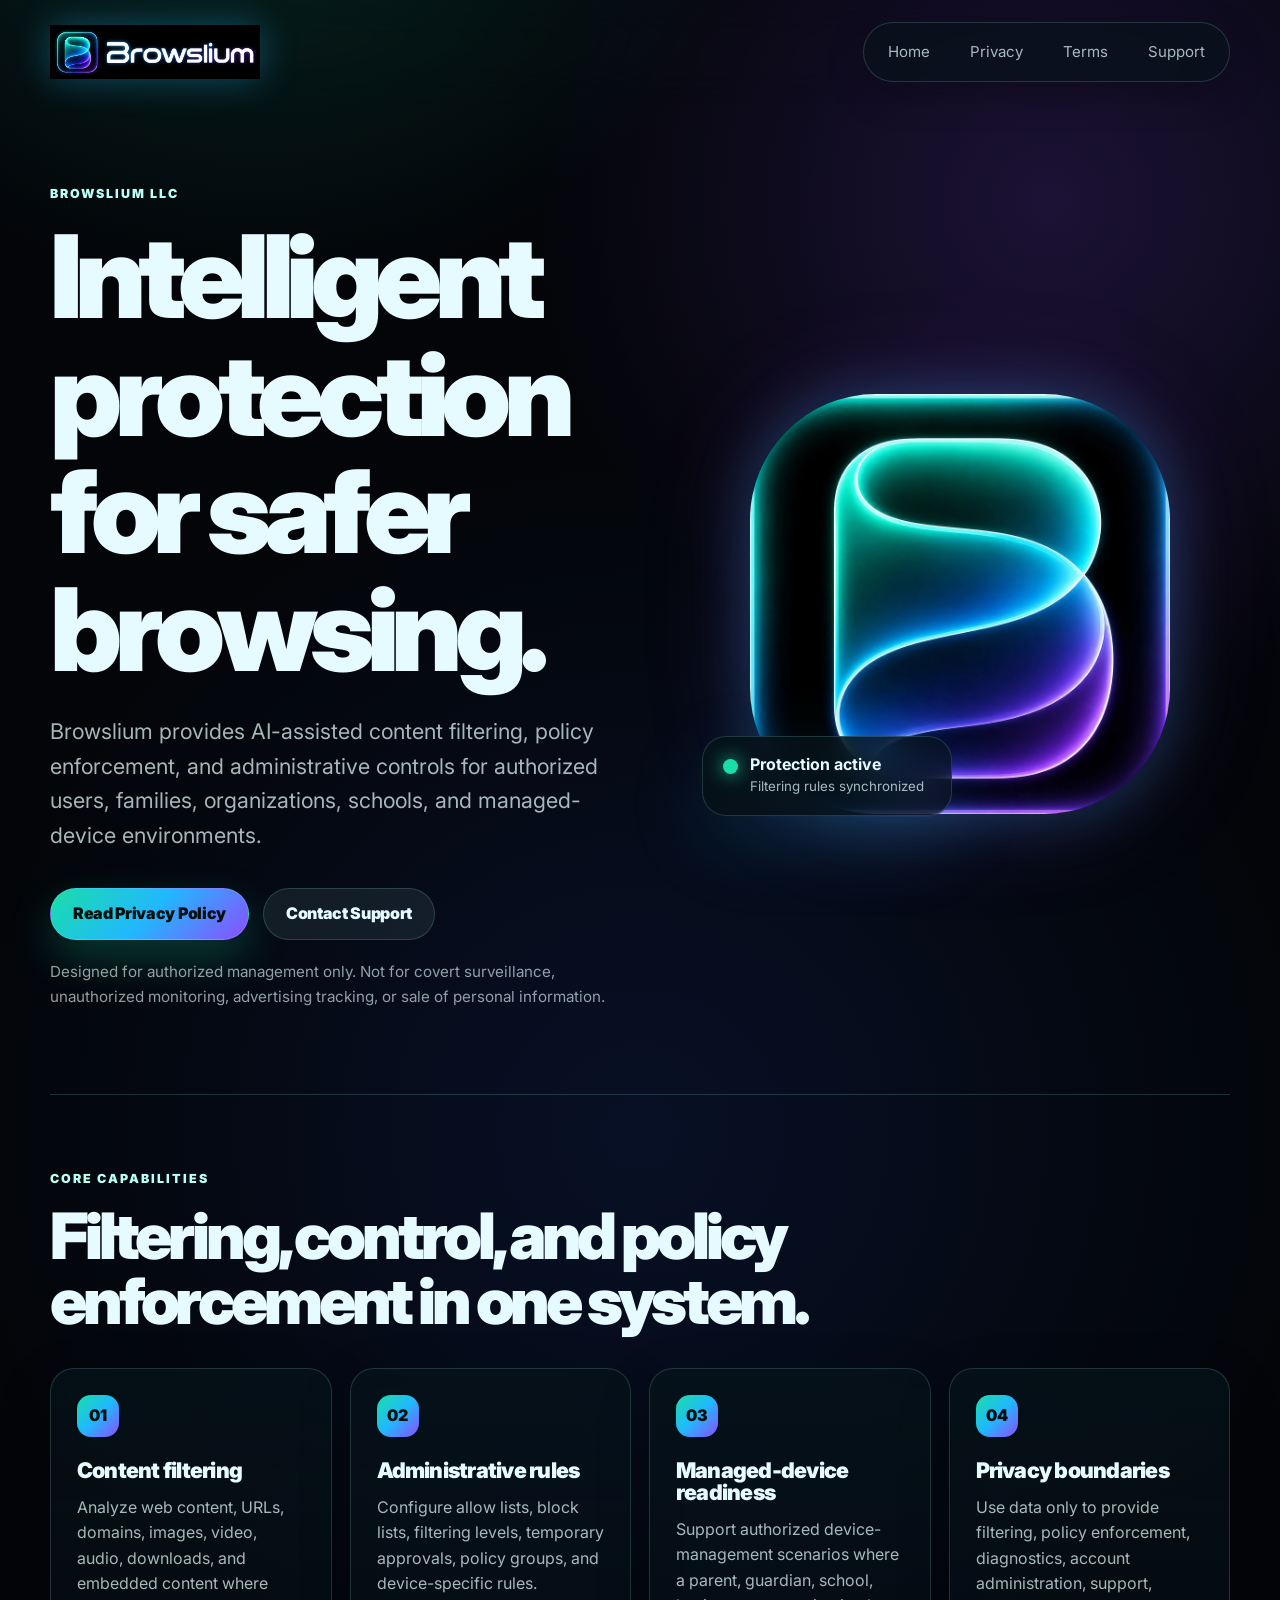
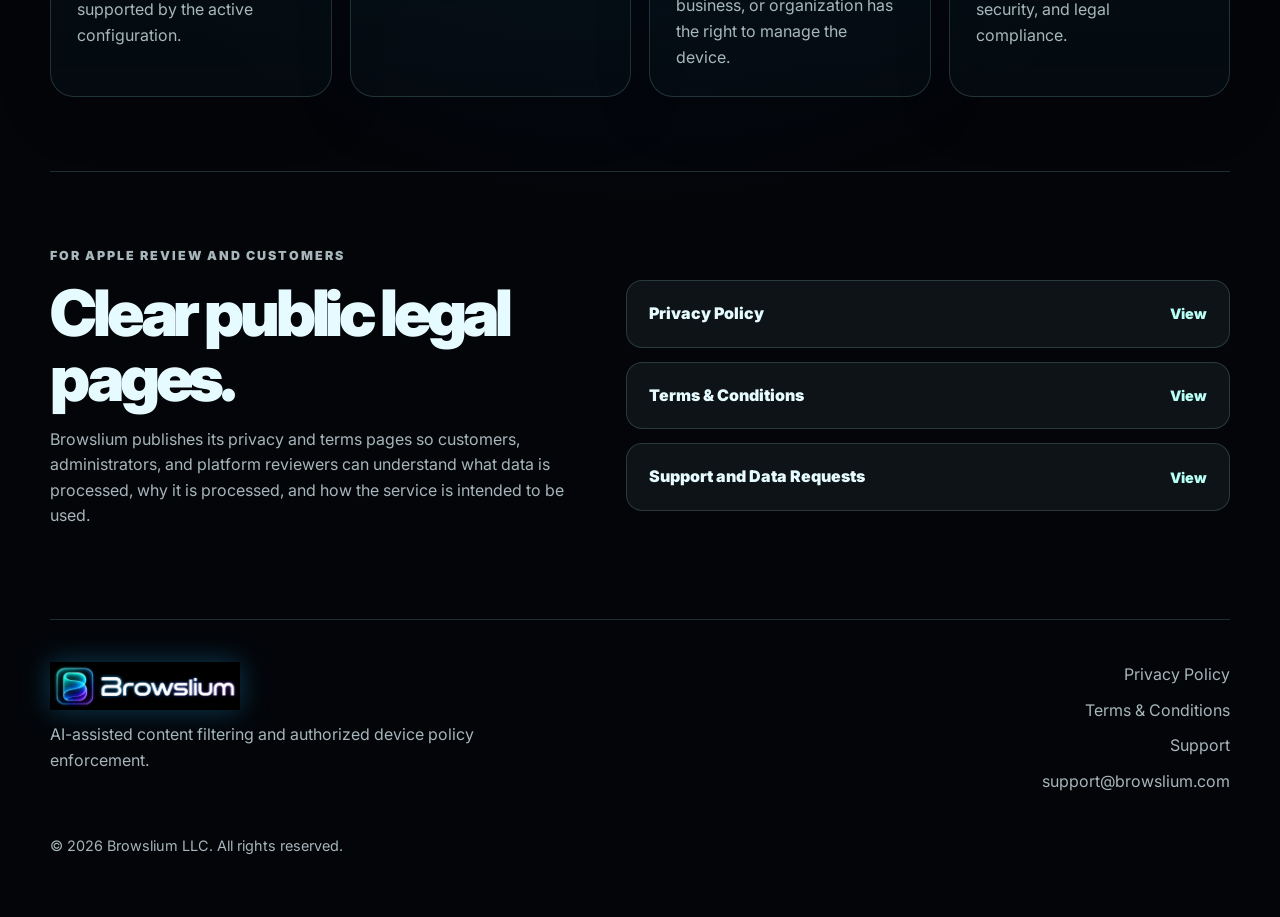
<file: index.html>
<!doctype html>
<html lang="en">
<head>
  <meta charset="utf-8">
  <meta name="viewport" content="width=device-width, initial-scale=1">
  <title>Browslium | Intelligent Content Filtering</title>
  <meta name="description" content="Browslium provides AI-assisted content filtering and authorized device policy enforcement for safer browsing.">
  <link rel="icon" href="favicon-32.png" sizes="32x32">
  <link rel="apple-touch-icon" href="apple-touch-icon.png">
  <link rel="stylesheet" href="styles.css">
</head>
<body class="">
  <div class="page-shell">
    
<header class="site-header">
  <a class="brand" href="index.html" aria-label="Browslium home">
    <img src="browslium-logo-horizontal.webp" alt="Browslium logo" class="brand-logo">
  </a>
  <button class="nav-toggle" aria-label="Open navigation" aria-expanded="false">Menu</button>
  <nav class="site-nav" aria-label="Main navigation">
    <a href="index.html">Home</a>
    <a href="privacy.html">Privacy</a>
    <a href="terms.html">Terms</a>
    <a href="support.html">Support</a>
  </nav>
</header>

    
<main>
  <section class="hero grid-two">
    <div class="hero-copy">
      <p class="eyebrow">Browslium LLC</p>
      <h1>Intelligent protection for safer browsing.</h1>
      <p class="hero-text">Browslium provides AI-assisted content filtering, policy enforcement, and administrative controls for authorized users, families, organizations, schools, and managed-device environments.</p>
      <div class="hero-actions">
        <a class="button primary" href="privacy.html">Read Privacy Policy</a>
        <a class="button secondary" href="support.html">Contact Support</a>
      </div>
      <p class="compliance-note">Designed for authorized management only. Not for covert surveillance, unauthorized monitoring, advertising tracking, or sale of personal information.</p>
    </div>
    <div class="hero-visual" aria-hidden="true">
      <img src="browslium-app-icon.webp" alt="" class="app-icon-glow">
      <div class="glass-card status-card">
        <span class="status-dot"></span>
        <strong>Protection active</strong>
        <small>Filtering rules synchronized</small>
      </div>
    </div>
  </section>

  <section class="section">
    <p class="eyebrow">Core capabilities</p>
    <h2>Filtering, control, and policy enforcement in one system.</h2>
    <div class="feature-grid">
      <article class="feature-card">
        <span class="feature-icon">01</span>
        <h3>Content filtering</h3>
        <p>Analyze web content, URLs, domains, images, video, audio, downloads, and embedded content where supported by the active configuration.</p>
      </article>
      <article class="feature-card">
        <span class="feature-icon">02</span>
        <h3>Administrative rules</h3>
        <p>Configure allow lists, block lists, filtering levels, temporary approvals, policy groups, and device-specific rules.</p>
      </article>
      <article class="feature-card">
        <span class="feature-icon">03</span>
        <h3>Managed-device readiness</h3>
        <p>Support authorized device-management scenarios where a parent, guardian, school, business, or organization has the right to manage the device.</p>
      </article>
      <article class="feature-card">
        <span class="feature-icon">04</span>
        <h3>Privacy boundaries</h3>
        <p>Use data only to provide filtering, policy enforcement, diagnostics, account administration, support, security, and legal compliance.</p>
      </article>
    </div>
  </section>

  <section class="section split-panel">
    <div>
      <p class="eyebrow">For Apple review and customers</p>
      <h2>Clear public legal pages.</h2>
      <p>Browslium publishes its privacy and terms pages so customers, administrators, and platform reviewers can understand what data is processed, why it is processed, and how the service is intended to be used.</p>
    </div>
    <div class="link-stack">
      <a href="privacy.html">Privacy Policy <span>View</span></a>
      <a href="terms.html">Terms &amp; Conditions <span>View</span></a>
      <a href="support.html">Support and Data Requests <span>View</span></a>
    </div>
  </section>
</main>

    
<footer class="site-footer">
  <div>
    <img src="browslium-logo-horizontal.webp" alt="Browslium" class="footer-logo">
    <p>AI-assisted content filtering and authorized device policy enforcement.</p>
  </div>
  <div class="footer-links">
    <a href="privacy.html">Privacy Policy</a>
    <a href="terms.html">Terms &amp; Conditions</a>
    <a href="support.html">Support</a>
    <a href="mailto:support@browslium.com">support@browslium.com</a>
  </div>
  <p class="footer-legal">&copy; <span id="year"></span> Browslium LLC. All rights reserved.</p>
</footer>

  </div>
  <script src="main.js"></script>
</body>
</html>
</file>
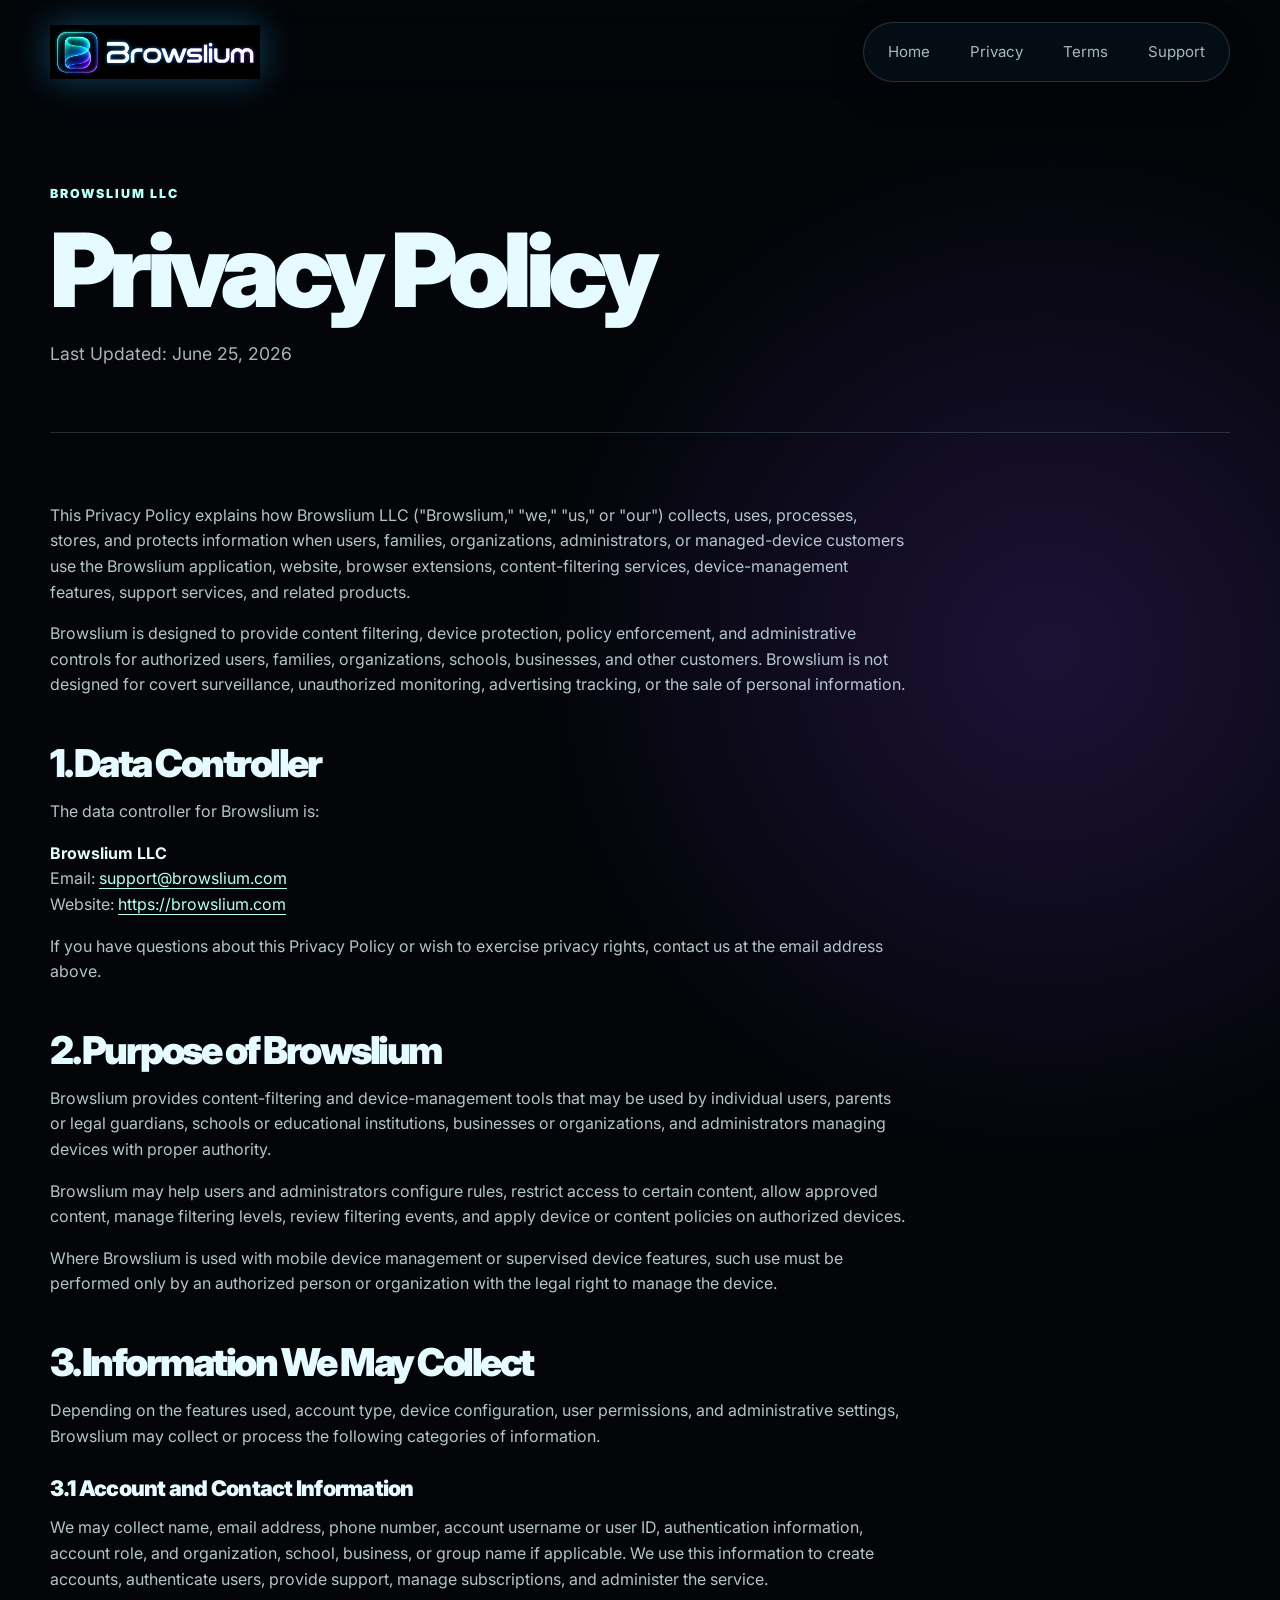
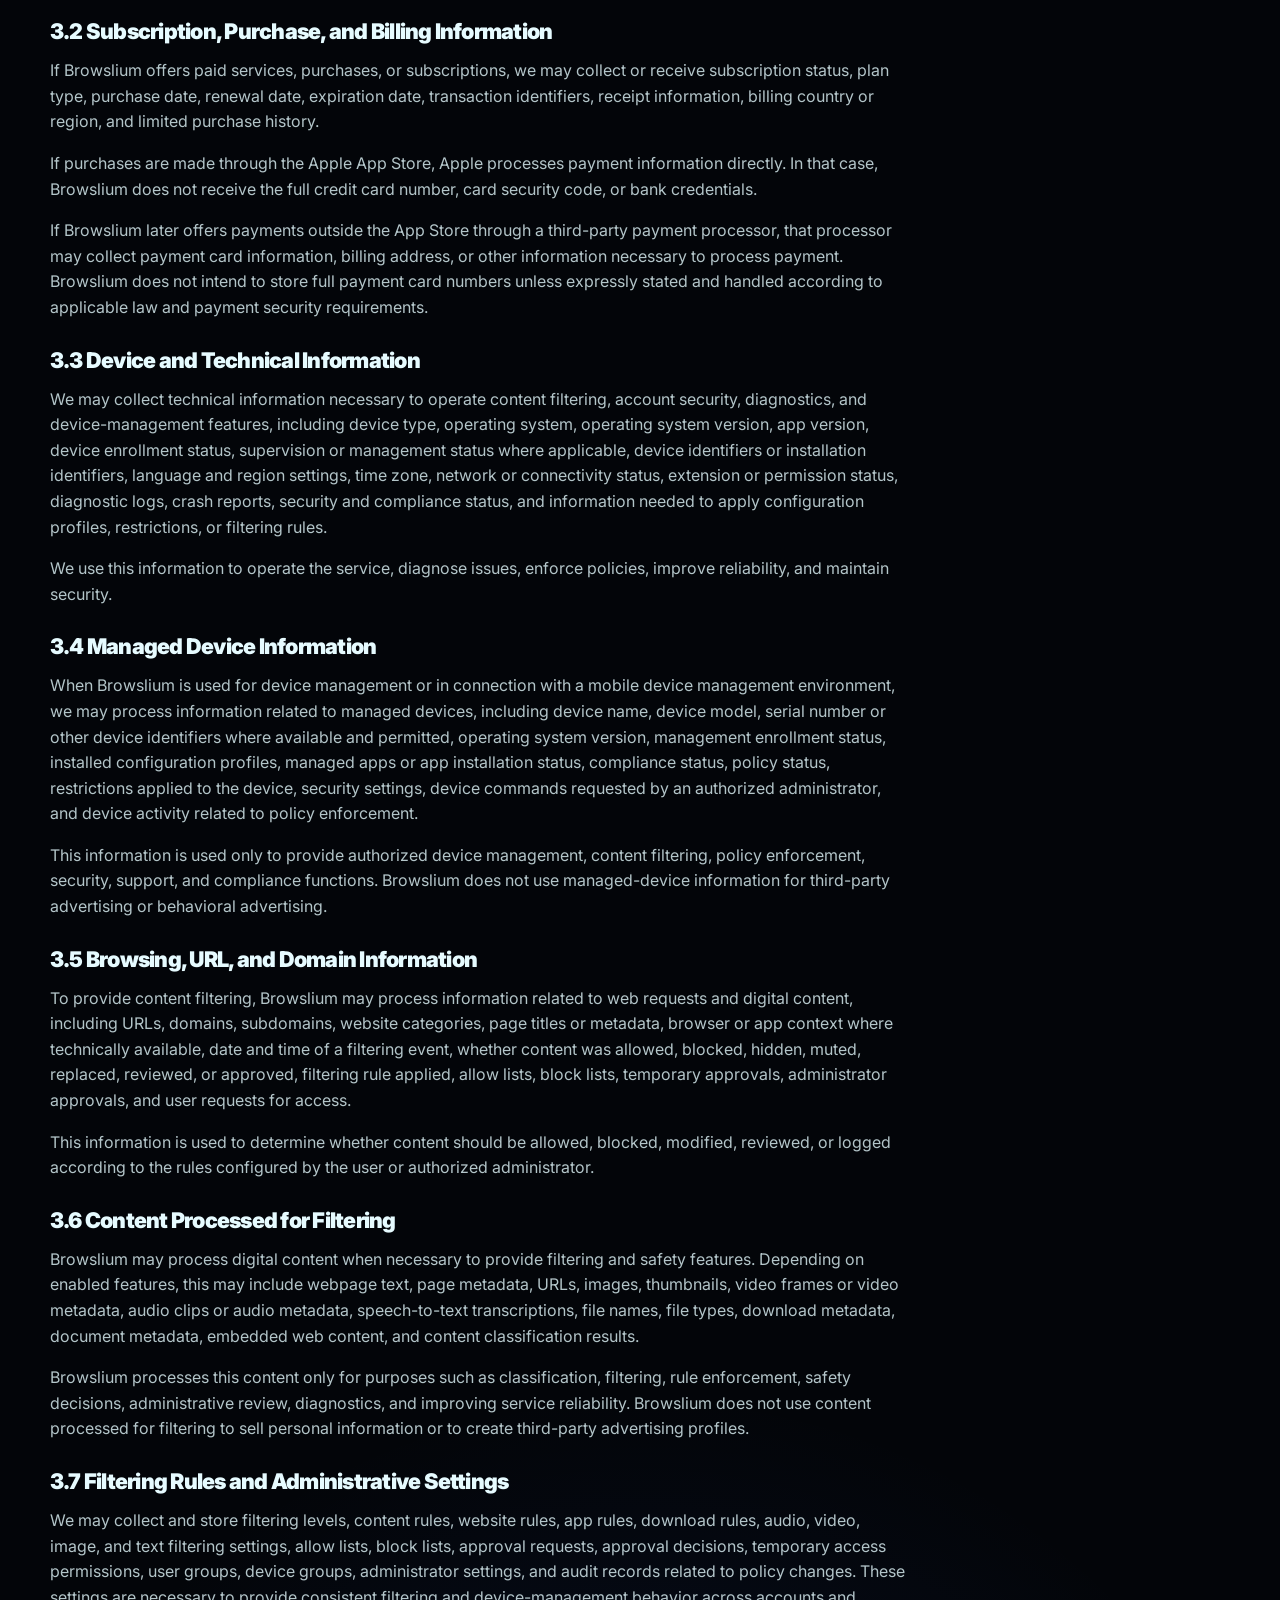
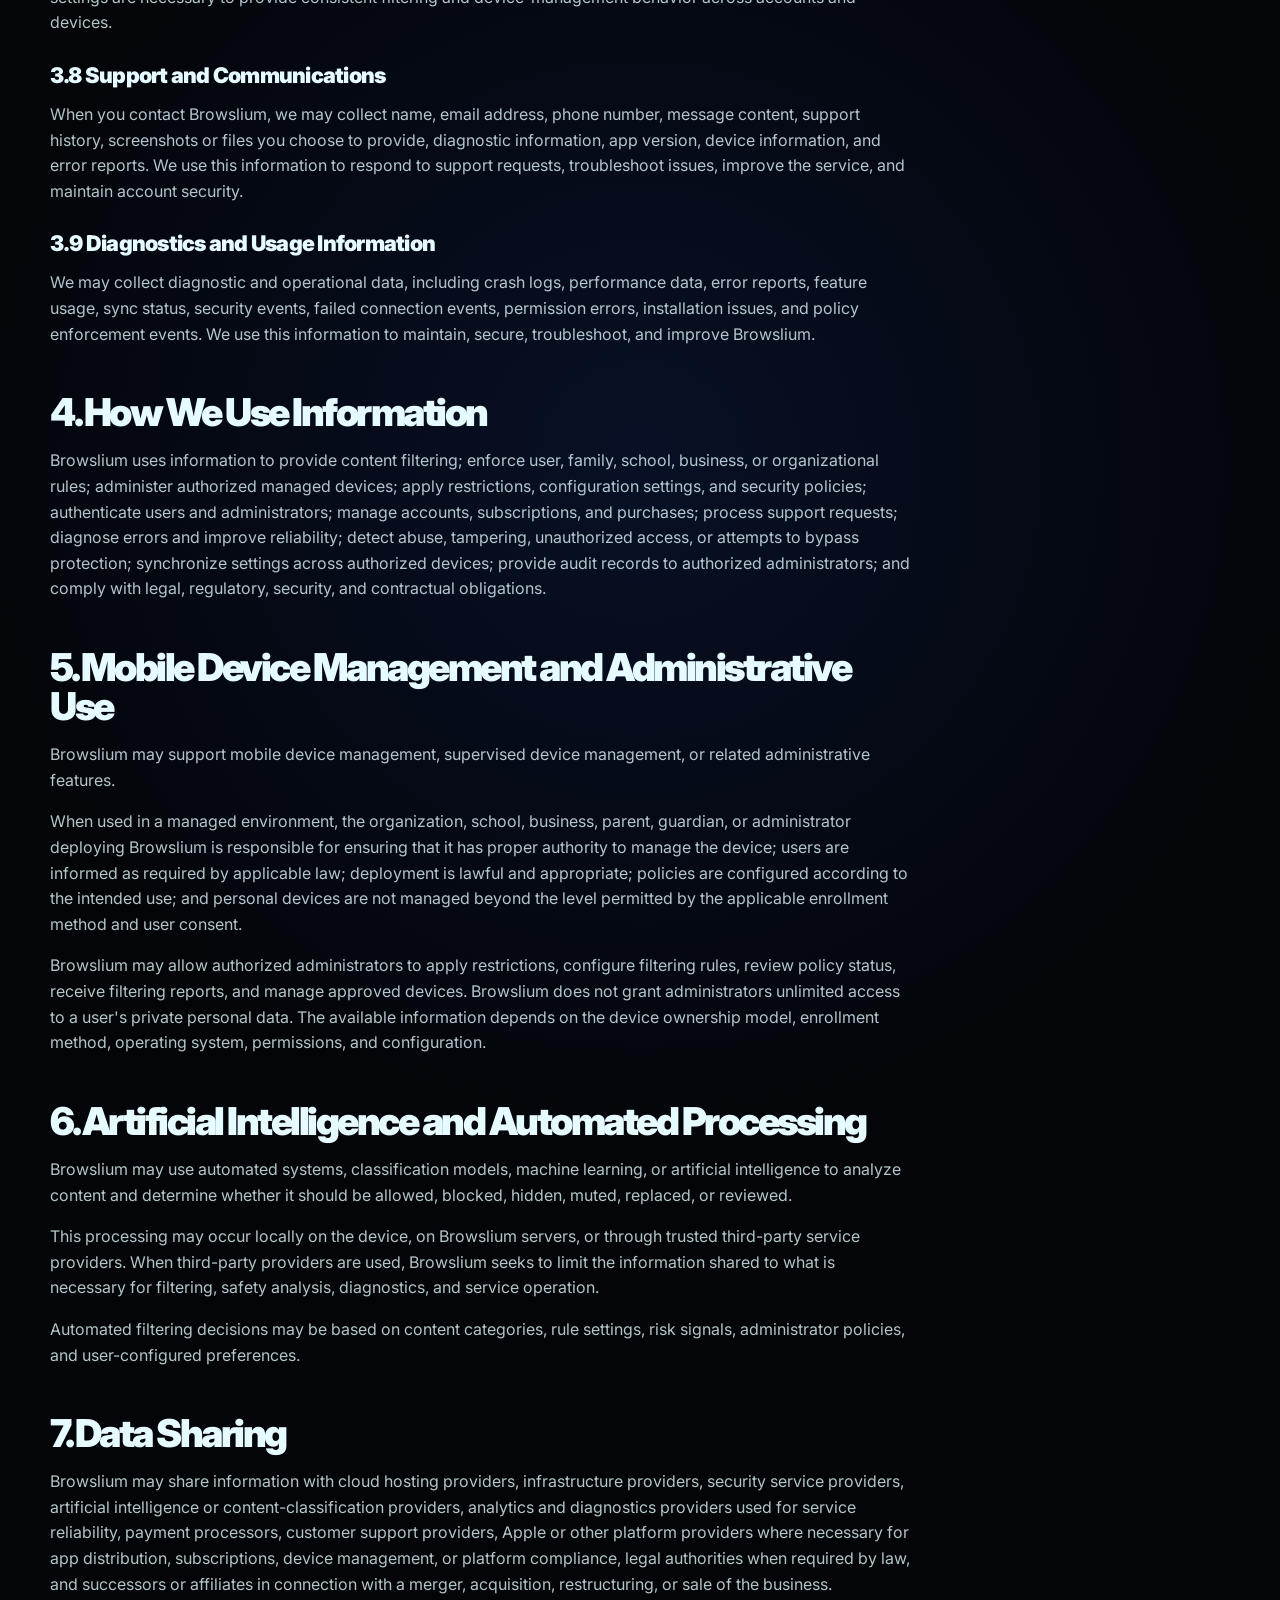
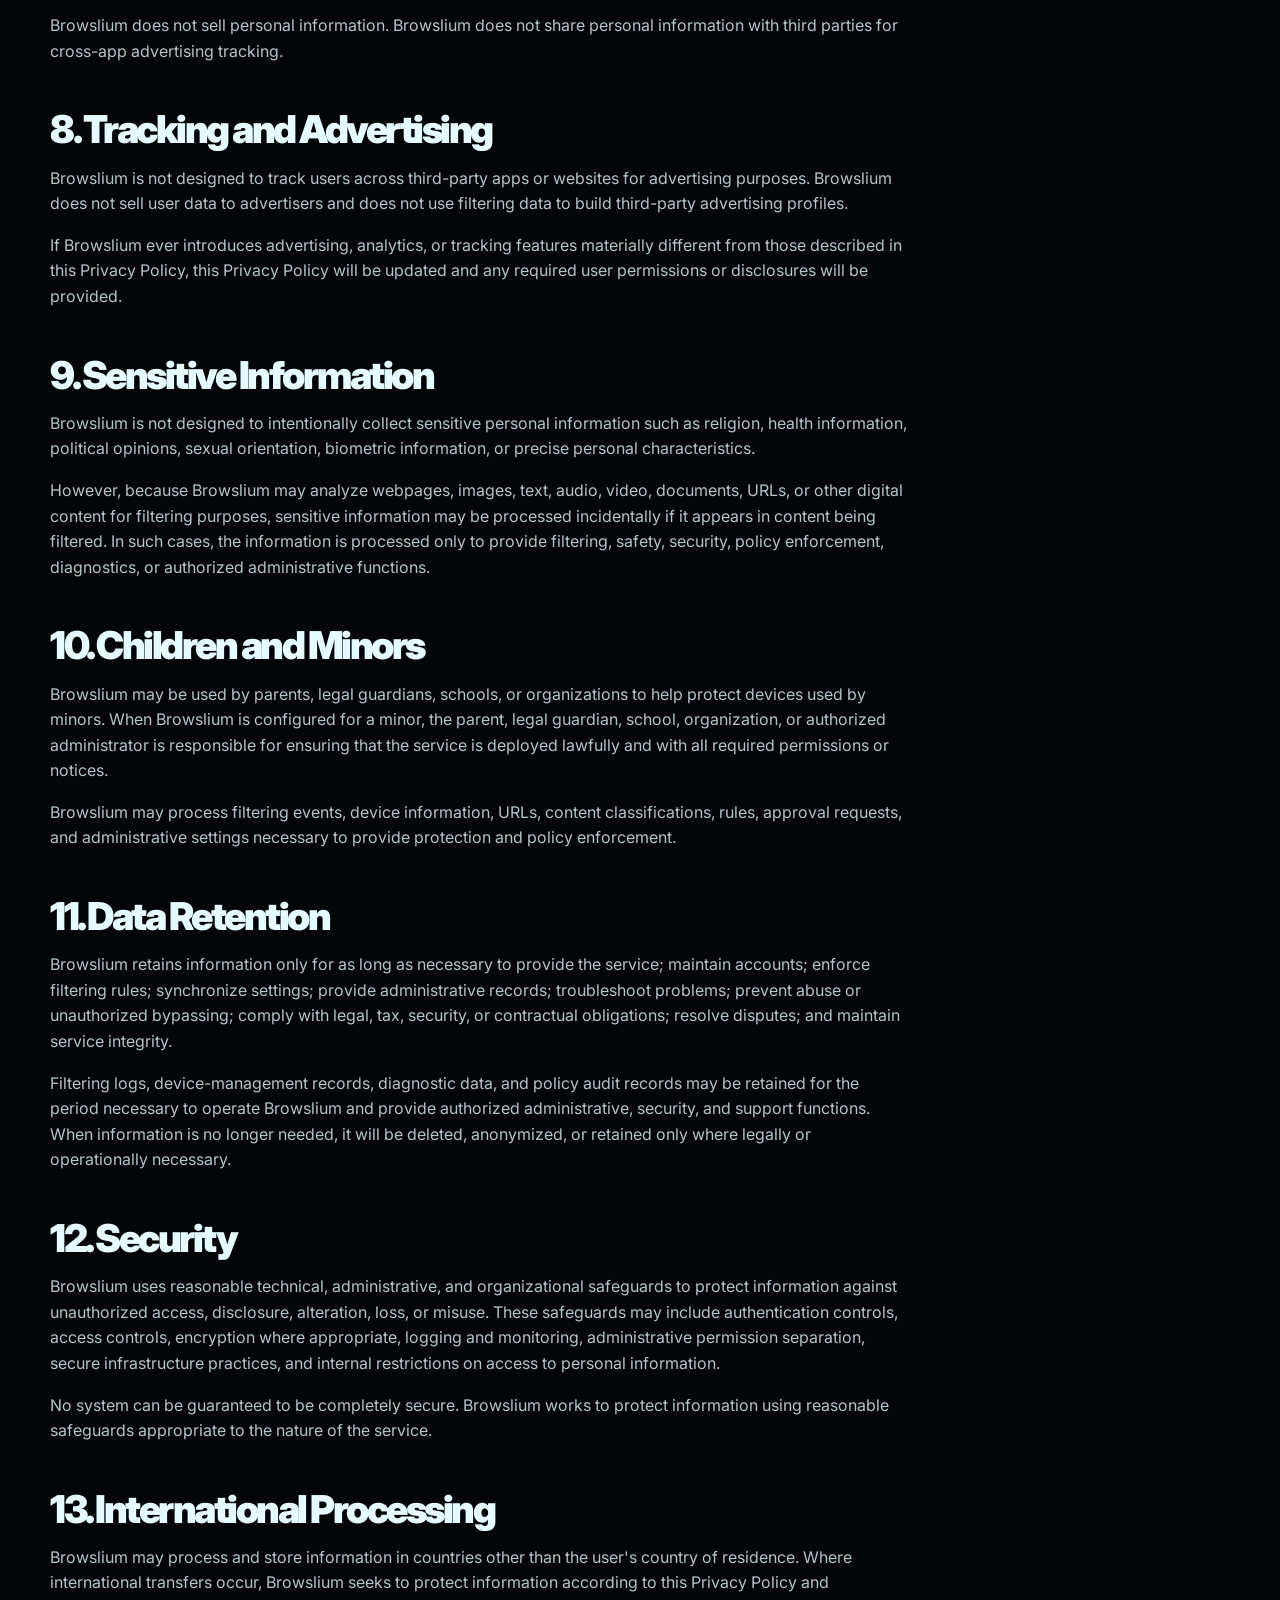
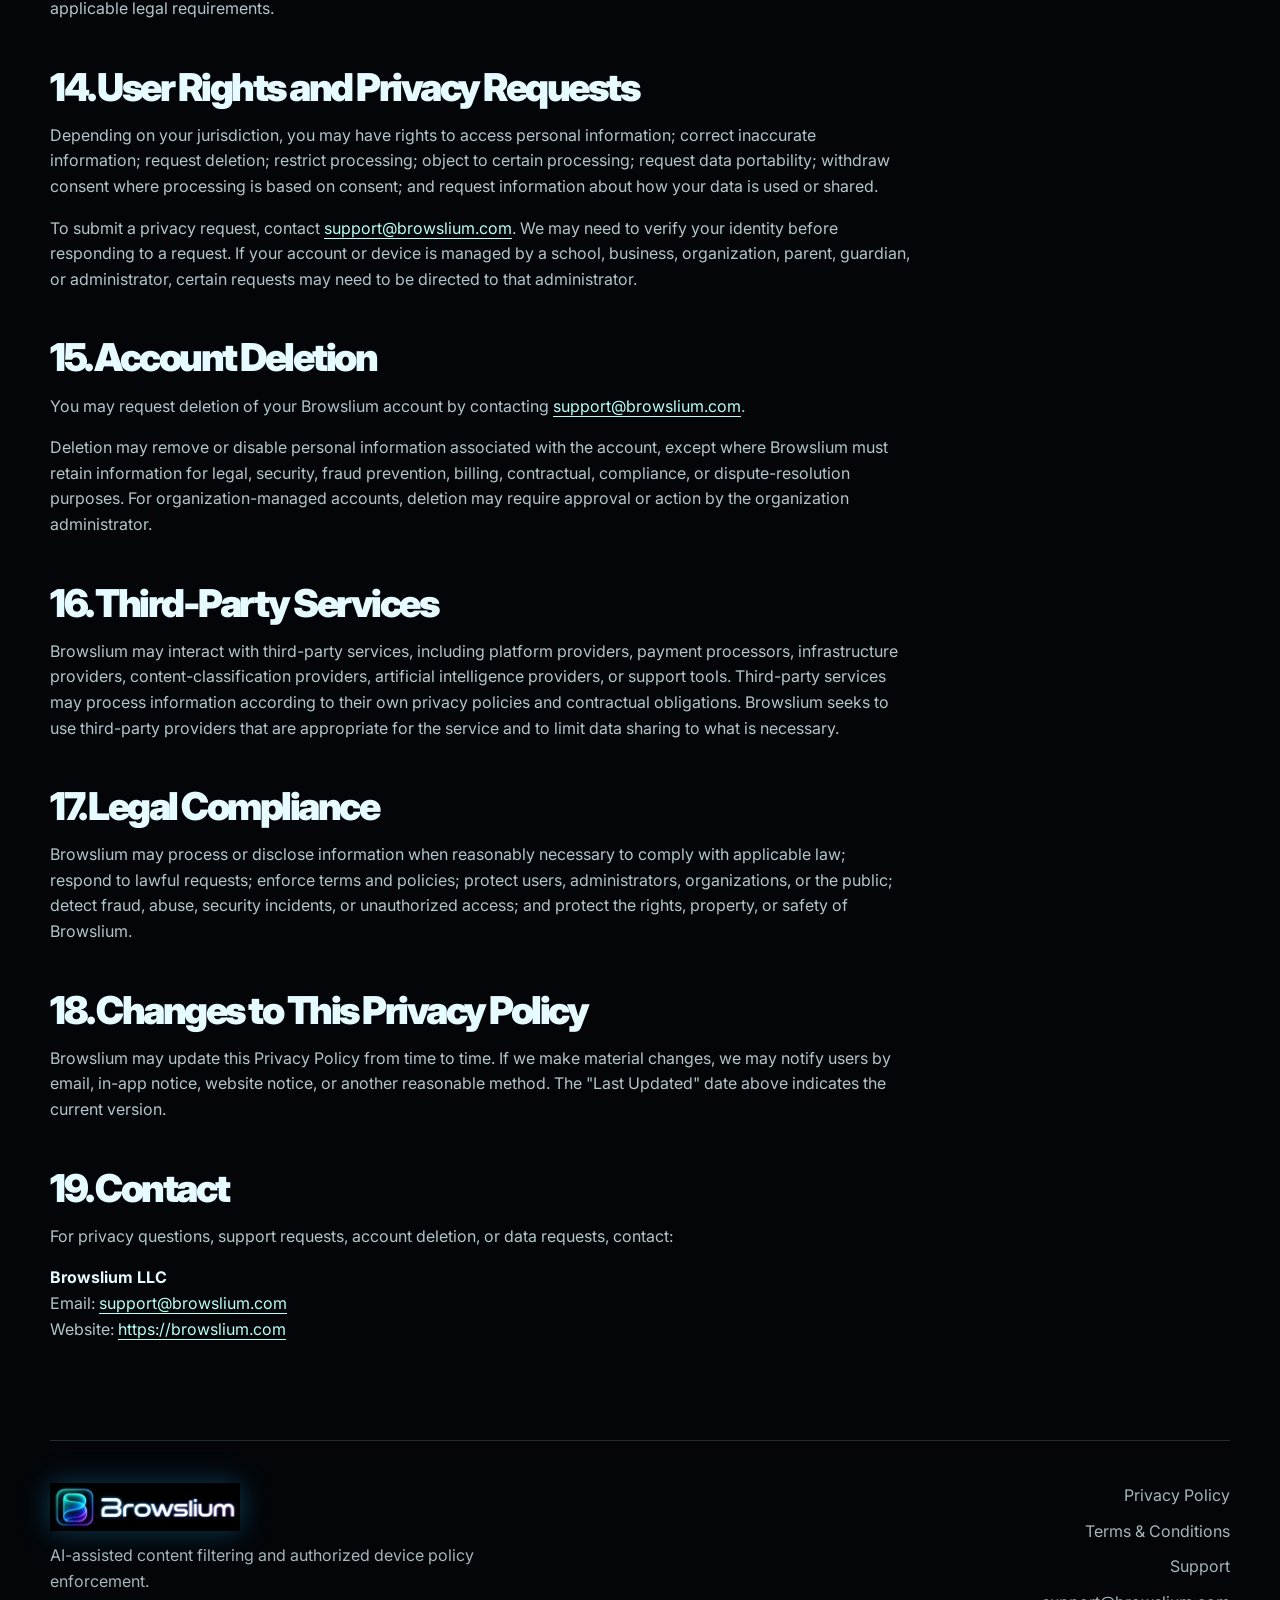
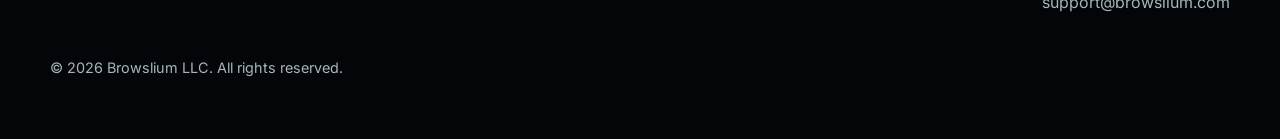
<file: privacy.html>
<!doctype html>
<html lang="en">
<head>
  <meta charset="utf-8">
  <meta name="viewport" content="width=device-width, initial-scale=1">
  <title>Privacy Policy | Browslium</title>
  <meta name="description" content="Browslium LLC Privacy Policy for content filtering, managed devices, and support services.">
  <link rel="icon" href="favicon-32.png" sizes="32x32">
  <link rel="apple-touch-icon" href="apple-touch-icon.png">
  <link rel="stylesheet" href="styles.css">
</head>
<body class="legal">
  <div class="page-shell">
    
<header class="site-header">
  <a class="brand" href="index.html" aria-label="Browslium home">
    <img src="browslium-logo-horizontal.webp" alt="Browslium logo" class="brand-logo">
  </a>
  <button class="nav-toggle" aria-label="Open navigation" aria-expanded="false">Menu</button>
  <nav class="site-nav" aria-label="Main navigation">
    <a href="index.html">Home</a>
    <a href="privacy.html">Privacy</a>
    <a href="terms.html">Terms</a>
    <a href="support.html">Support</a>
  </nav>
</header>

    
<main class="legal-page">
  <section class="legal-hero">
    <p class="eyebrow">Browslium LLC</p>
    <h1>Privacy Policy</h1>
    <p>Last Updated: June 25, 2026</p>
  </section>

  <article class="legal-content">
    <p>This Privacy Policy explains how Browslium LLC ("Browslium," "we," "us," or "our") collects, uses, processes, stores, and protects information when users, families, organizations, administrators, or managed-device customers use the Browslium application, website, browser extensions, content-filtering services, device-management features, support services, and related products.</p>

    <p>Browslium is designed to provide content filtering, device protection, policy enforcement, and administrative controls for authorized users, families, organizations, schools, businesses, and other customers. Browslium is not designed for covert surveillance, unauthorized monitoring, advertising tracking, or the sale of personal information.</p>

    <h2>1. Data Controller</h2>
    <p>The data controller for Browslium is:</p>
    <p><strong>Browslium LLC</strong><br>Email: <a href="mailto:support@browslium.com">support@browslium.com</a><br>Website: <a href="https://browslium.com">https://browslium.com</a></p>
    <p>If you have questions about this Privacy Policy or wish to exercise privacy rights, contact us at the email address above.</p>

    <h2>2. Purpose of Browslium</h2>
    <p>Browslium provides content-filtering and device-management tools that may be used by individual users, parents or legal guardians, schools or educational institutions, businesses or organizations, and administrators managing devices with proper authority.</p>
    <p>Browslium may help users and administrators configure rules, restrict access to certain content, allow approved content, manage filtering levels, review filtering events, and apply device or content policies on authorized devices.</p>
    <p>Where Browslium is used with mobile device management or supervised device features, such use must be performed only by an authorized person or organization with the legal right to manage the device.</p>

    <h2>3. Information We May Collect</h2>
    <p>Depending on the features used, account type, device configuration, user permissions, and administrative settings, Browslium may collect or process the following categories of information.</p>

    <h3>3.1 Account and Contact Information</h3>
    <p>We may collect name, email address, phone number, account username or user ID, authentication information, account role, and organization, school, business, or group name if applicable. We use this information to create accounts, authenticate users, provide support, manage subscriptions, and administer the service.</p>

    <h3>3.2 Subscription, Purchase, and Billing Information</h3>
    <p>If Browslium offers paid services, purchases, or subscriptions, we may collect or receive subscription status, plan type, purchase date, renewal date, expiration date, transaction identifiers, receipt information, billing country or region, and limited purchase history.</p>
    <p>If purchases are made through the Apple App Store, Apple processes payment information directly. In that case, Browslium does not receive the full credit card number, card security code, or bank credentials.</p>
    <p>If Browslium later offers payments outside the App Store through a third-party payment processor, that processor may collect payment card information, billing address, or other information necessary to process payment. Browslium does not intend to store full payment card numbers unless expressly stated and handled according to applicable law and payment security requirements.</p>

    <h3>3.3 Device and Technical Information</h3>
    <p>We may collect technical information necessary to operate content filtering, account security, diagnostics, and device-management features, including device type, operating system, operating system version, app version, device enrollment status, supervision or management status where applicable, device identifiers or installation identifiers, language and region settings, time zone, network or connectivity status, extension or permission status, diagnostic logs, crash reports, security and compliance status, and information needed to apply configuration profiles, restrictions, or filtering rules.</p>
    <p>We use this information to operate the service, diagnose issues, enforce policies, improve reliability, and maintain security.</p>

    <h3>3.4 Managed Device Information</h3>
    <p>When Browslium is used for device management or in connection with a mobile device management environment, we may process information related to managed devices, including device name, device model, serial number or other device identifiers where available and permitted, operating system version, management enrollment status, installed configuration profiles, managed apps or app installation status, compliance status, policy status, restrictions applied to the device, security settings, device commands requested by an authorized administrator, and device activity related to policy enforcement.</p>
    <p>This information is used only to provide authorized device management, content filtering, policy enforcement, security, support, and compliance functions. Browslium does not use managed-device information for third-party advertising or behavioral advertising.</p>

    <h3>3.5 Browsing, URL, and Domain Information</h3>
    <p>To provide content filtering, Browslium may process information related to web requests and digital content, including URLs, domains, subdomains, website categories, page titles or metadata, browser or app context where technically available, date and time of a filtering event, whether content was allowed, blocked, hidden, muted, replaced, reviewed, or approved, filtering rule applied, allow lists, block lists, temporary approvals, administrator approvals, and user requests for access.</p>
    <p>This information is used to determine whether content should be allowed, blocked, modified, reviewed, or logged according to the rules configured by the user or authorized administrator.</p>

    <h3>3.6 Content Processed for Filtering</h3>
    <p>Browslium may process digital content when necessary to provide filtering and safety features. Depending on enabled features, this may include webpage text, page metadata, URLs, images, thumbnails, video frames or video metadata, audio clips or audio metadata, speech-to-text transcriptions, file names, file types, download metadata, document metadata, embedded web content, and content classification results.</p>
    <p>Browslium processes this content only for purposes such as classification, filtering, rule enforcement, safety decisions, administrative review, diagnostics, and improving service reliability. Browslium does not use content processed for filtering to sell personal information or to create third-party advertising profiles.</p>

    <h3>3.7 Filtering Rules and Administrative Settings</h3>
    <p>We may collect and store filtering levels, content rules, website rules, app rules, download rules, audio, video, image, and text filtering settings, allow lists, block lists, approval requests, approval decisions, temporary access permissions, user groups, device groups, administrator settings, and audit records related to policy changes. These settings are necessary to provide consistent filtering and device-management behavior across accounts and devices.</p>

    <h3>3.8 Support and Communications</h3>
    <p>When you contact Browslium, we may collect name, email address, phone number, message content, support history, screenshots or files you choose to provide, diagnostic information, app version, device information, and error reports. We use this information to respond to support requests, troubleshoot issues, improve the service, and maintain account security.</p>

    <h3>3.9 Diagnostics and Usage Information</h3>
    <p>We may collect diagnostic and operational data, including crash logs, performance data, error reports, feature usage, sync status, security events, failed connection events, permission errors, installation issues, and policy enforcement events. We use this information to maintain, secure, troubleshoot, and improve Browslium.</p>

    <h2>4. How We Use Information</h2>
    <p>Browslium uses information to provide content filtering; enforce user, family, school, business, or organizational rules; administer authorized managed devices; apply restrictions, configuration settings, and security policies; authenticate users and administrators; manage accounts, subscriptions, and purchases; process support requests; diagnose errors and improve reliability; detect abuse, tampering, unauthorized access, or attempts to bypass protection; synchronize settings across authorized devices; provide audit records to authorized administrators; and comply with legal, regulatory, security, and contractual obligations.</p>

    <h2>5. Mobile Device Management and Administrative Use</h2>
    <p>Browslium may support mobile device management, supervised device management, or related administrative features.</p>
    <p>When used in a managed environment, the organization, school, business, parent, guardian, or administrator deploying Browslium is responsible for ensuring that it has proper authority to manage the device; users are informed as required by applicable law; deployment is lawful and appropriate; policies are configured according to the intended use; and personal devices are not managed beyond the level permitted by the applicable enrollment method and user consent.</p>
    <p>Browslium may allow authorized administrators to apply restrictions, configure filtering rules, review policy status, receive filtering reports, and manage approved devices. Browslium does not grant administrators unlimited access to a user's private personal data. The available information depends on the device ownership model, enrollment method, operating system, permissions, and configuration.</p>

    <h2>6. Artificial Intelligence and Automated Processing</h2>
    <p>Browslium may use automated systems, classification models, machine learning, or artificial intelligence to analyze content and determine whether it should be allowed, blocked, hidden, muted, replaced, or reviewed.</p>
    <p>This processing may occur locally on the device, on Browslium servers, or through trusted third-party service providers. When third-party providers are used, Browslium seeks to limit the information shared to what is necessary for filtering, safety analysis, diagnostics, and service operation.</p>
    <p>Automated filtering decisions may be based on content categories, rule settings, risk signals, administrator policies, and user-configured preferences.</p>

    <h2>7. Data Sharing</h2>
    <p>Browslium may share information with cloud hosting providers, infrastructure providers, security service providers, artificial intelligence or content-classification providers, analytics and diagnostics providers used for service reliability, payment processors, customer support providers, Apple or other platform providers where necessary for app distribution, subscriptions, device management, or platform compliance, legal authorities when required by law, and successors or affiliates in connection with a merger, acquisition, restructuring, or sale of the business.</p>
    <p>Browslium does not sell personal information. Browslium does not share personal information with third parties for cross-app advertising tracking.</p>

    <h2>8. Tracking and Advertising</h2>
    <p>Browslium is not designed to track users across third-party apps or websites for advertising purposes. Browslium does not sell user data to advertisers and does not use filtering data to build third-party advertising profiles.</p>
    <p>If Browslium ever introduces advertising, analytics, or tracking features materially different from those described in this Privacy Policy, this Privacy Policy will be updated and any required user permissions or disclosures will be provided.</p>

    <h2>9. Sensitive Information</h2>
    <p>Browslium is not designed to intentionally collect sensitive personal information such as religion, health information, political opinions, sexual orientation, biometric information, or precise personal characteristics.</p>
    <p>However, because Browslium may analyze webpages, images, text, audio, video, documents, URLs, or other digital content for filtering purposes, sensitive information may be processed incidentally if it appears in content being filtered. In such cases, the information is processed only to provide filtering, safety, security, policy enforcement, diagnostics, or authorized administrative functions.</p>

    <h2>10. Children and Minors</h2>
    <p>Browslium may be used by parents, legal guardians, schools, or organizations to help protect devices used by minors. When Browslium is configured for a minor, the parent, legal guardian, school, organization, or authorized administrator is responsible for ensuring that the service is deployed lawfully and with all required permissions or notices.</p>
    <p>Browslium may process filtering events, device information, URLs, content classifications, rules, approval requests, and administrative settings necessary to provide protection and policy enforcement.</p>

    <h2>11. Data Retention</h2>
    <p>Browslium retains information only for as long as necessary to provide the service; maintain accounts; enforce filtering rules; synchronize settings; provide administrative records; troubleshoot problems; prevent abuse or unauthorized bypassing; comply with legal, tax, security, or contractual obligations; resolve disputes; and maintain service integrity.</p>
    <p>Filtering logs, device-management records, diagnostic data, and policy audit records may be retained for the period necessary to operate Browslium and provide authorized administrative, security, and support functions. When information is no longer needed, it will be deleted, anonymized, or retained only where legally or operationally necessary.</p>

    <h2>12. Security</h2>
    <p>Browslium uses reasonable technical, administrative, and organizational safeguards to protect information against unauthorized access, disclosure, alteration, loss, or misuse. These safeguards may include authentication controls, access controls, encryption where appropriate, logging and monitoring, administrative permission separation, secure infrastructure practices, and internal restrictions on access to personal information.</p>
    <p>No system can be guaranteed to be completely secure. Browslium works to protect information using reasonable safeguards appropriate to the nature of the service.</p>

    <h2>13. International Processing</h2>
    <p>Browslium may process and store information in countries other than the user's country of residence. Where international transfers occur, Browslium seeks to protect information according to this Privacy Policy and applicable legal requirements.</p>

    <h2>14. User Rights and Privacy Requests</h2>
    <p>Depending on your jurisdiction, you may have rights to access personal information; correct inaccurate information; request deletion; restrict processing; object to certain processing; request data portability; withdraw consent where processing is based on consent; and request information about how your data is used or shared.</p>
    <p>To submit a privacy request, contact <a href="mailto:support@browslium.com">support@browslium.com</a>. We may need to verify your identity before responding to a request. If your account or device is managed by a school, business, organization, parent, guardian, or administrator, certain requests may need to be directed to that administrator.</p>

    <h2>15. Account Deletion</h2>
    <p>You may request deletion of your Browslium account by contacting <a href="mailto:support@browslium.com">support@browslium.com</a>.</p>
    <p>Deletion may remove or disable personal information associated with the account, except where Browslium must retain information for legal, security, fraud prevention, billing, contractual, compliance, or dispute-resolution purposes. For organization-managed accounts, deletion may require approval or action by the organization administrator.</p>

    <h2>16. Third-Party Services</h2>
    <p>Browslium may interact with third-party services, including platform providers, payment processors, infrastructure providers, content-classification providers, artificial intelligence providers, or support tools. Third-party services may process information according to their own privacy policies and contractual obligations. Browslium seeks to use third-party providers that are appropriate for the service and to limit data sharing to what is necessary.</p>

    <h2>17. Legal Compliance</h2>
    <p>Browslium may process or disclose information when reasonably necessary to comply with applicable law; respond to lawful requests; enforce terms and policies; protect users, administrators, organizations, or the public; detect fraud, abuse, security incidents, or unauthorized access; and protect the rights, property, or safety of Browslium.</p>

    <h2>18. Changes to This Privacy Policy</h2>
    <p>Browslium may update this Privacy Policy from time to time. If we make material changes, we may notify users by email, in-app notice, website notice, or another reasonable method. The "Last Updated" date above indicates the current version.</p>

    <h2>19. Contact</h2>
    <p>For privacy questions, support requests, account deletion, or data requests, contact:</p>
    <p><strong>Browslium LLC</strong><br>Email: <a href="mailto:support@browslium.com">support@browslium.com</a><br>Website: <a href="https://browslium.com">https://browslium.com</a></p>
  </article>
</main>

    
<footer class="site-footer">
  <div>
    <img src="browslium-logo-horizontal.webp" alt="Browslium" class="footer-logo">
    <p>AI-assisted content filtering and authorized device policy enforcement.</p>
  </div>
  <div class="footer-links">
    <a href="privacy.html">Privacy Policy</a>
    <a href="terms.html">Terms &amp; Conditions</a>
    <a href="support.html">Support</a>
    <a href="mailto:support@browslium.com">support@browslium.com</a>
  </div>
  <p class="footer-legal">&copy; <span id="year"></span> Browslium LLC. All rights reserved.</p>
</footer>

  </div>
  <script src="main.js"></script>
</body>
</html>
</file>
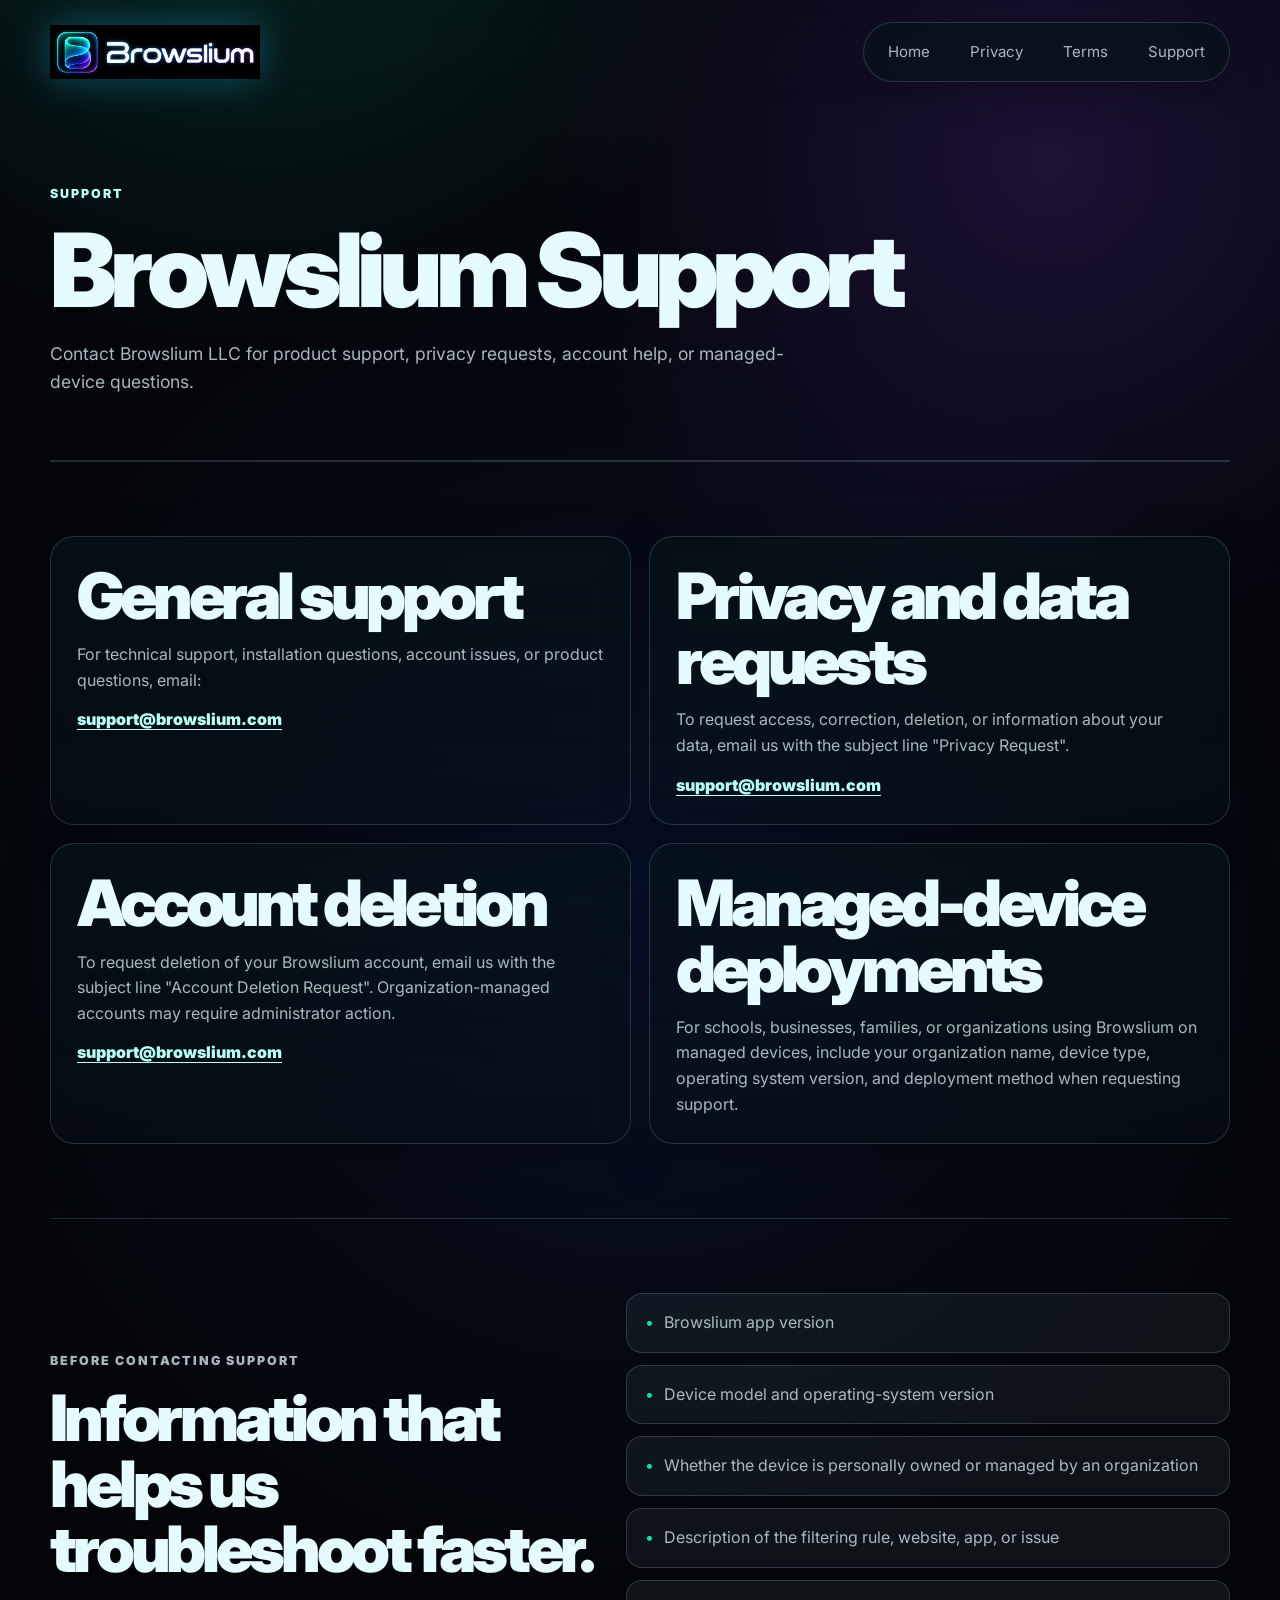
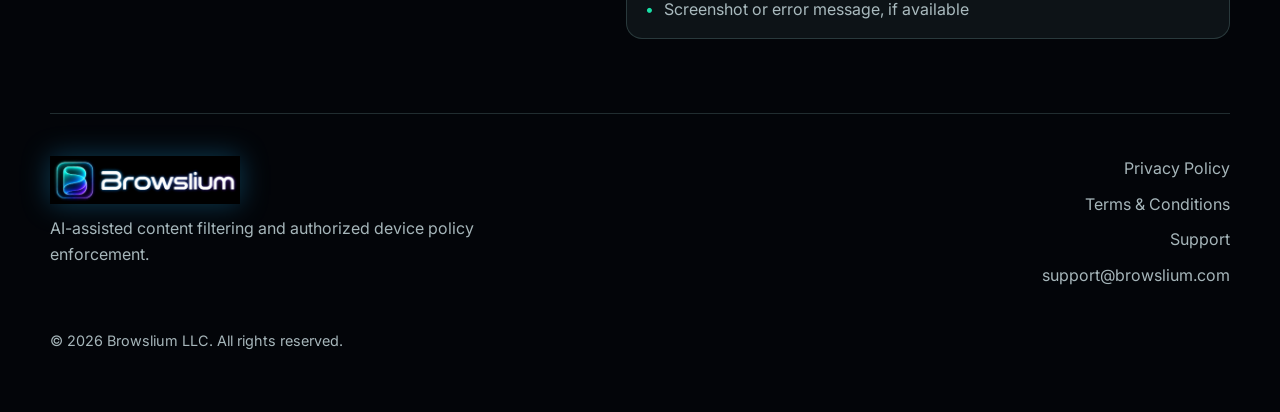
<file: support.html>
<!doctype html>
<html lang="en">
<head>
  <meta charset="utf-8">
  <meta name="viewport" content="width=device-width, initial-scale=1">
  <title>Support | Browslium</title>
  <meta name="description" content="Contact Browslium support for product help, privacy requests, and account deletion.">
  <link rel="icon" href="favicon-32.png" sizes="32x32">
  <link rel="apple-touch-icon" href="apple-touch-icon.png">
  <link rel="stylesheet" href="styles.css">
</head>
<body class="">
  <div class="page-shell">
    
<header class="site-header">
  <a class="brand" href="index.html" aria-label="Browslium home">
    <img src="browslium-logo-horizontal.webp" alt="Browslium logo" class="brand-logo">
  </a>
  <button class="nav-toggle" aria-label="Open navigation" aria-expanded="false">Menu</button>
  <nav class="site-nav" aria-label="Main navigation">
    <a href="index.html">Home</a>
    <a href="privacy.html">Privacy</a>
    <a href="terms.html">Terms</a>
    <a href="support.html">Support</a>
  </nav>
</header>

    
<main>
  <section class="legal-hero support-hero">
    <p class="eyebrow">Support</p>
    <h1>Browslium Support</h1>
    <p>Contact Browslium LLC for product support, privacy requests, account help, or managed-device questions.</p>
  </section>

  <section class="section support-grid">
    <article class="feature-card large-card">
      <h2>General support</h2>
      <p>For technical support, installation questions, account issues, or product questions, email:</p>
      <p><a class="email-link" href="mailto:support@browslium.com">support@browslium.com</a></p>
    </article>
    <article class="feature-card large-card">
      <h2>Privacy and data requests</h2>
      <p>To request access, correction, deletion, or information about your data, email us with the subject line "Privacy Request".</p>
      <p><a class="email-link" href="mailto:support@browslium.com?subject=Privacy%20Request">support@browslium.com</a></p>
    </article>
    <article class="feature-card large-card">
      <h2>Account deletion</h2>
      <p>To request deletion of your Browslium account, email us with the subject line "Account Deletion Request". Organization-managed accounts may require administrator action.</p>
      <p><a class="email-link" href="mailto:support@browslium.com?subject=Account%20Deletion%20Request">support@browslium.com</a></p>
    </article>
    <article class="feature-card large-card">
      <h2>Managed-device deployments</h2>
      <p>For schools, businesses, families, or organizations using Browslium on managed devices, include your organization name, device type, operating system version, and deployment method when requesting support.</p>
    </article>
  </section>

  <section class="section split-panel">
    <div>
      <p class="eyebrow">Before contacting support</p>
      <h2>Information that helps us troubleshoot faster.</h2>
    </div>
    <ul class="check-list">
      <li>Browslium app version</li>
      <li>Device model and operating-system version</li>
      <li>Whether the device is personally owned or managed by an organization</li>
      <li>Description of the filtering rule, website, app, or issue</li>
      <li>Screenshot or error message, if available</li>
    </ul>
  </section>
</main>

    
<footer class="site-footer">
  <div>
    <img src="browslium-logo-horizontal.webp" alt="Browslium" class="footer-logo">
    <p>AI-assisted content filtering and authorized device policy enforcement.</p>
  </div>
  <div class="footer-links">
    <a href="privacy.html">Privacy Policy</a>
    <a href="terms.html">Terms &amp; Conditions</a>
    <a href="support.html">Support</a>
    <a href="mailto:support@browslium.com">support@browslium.com</a>
  </div>
  <p class="footer-legal">&copy; <span id="year"></span> Browslium LLC. All rights reserved.</p>
</footer>

  </div>
  <script src="main.js"></script>
</body>
</html>
</file>
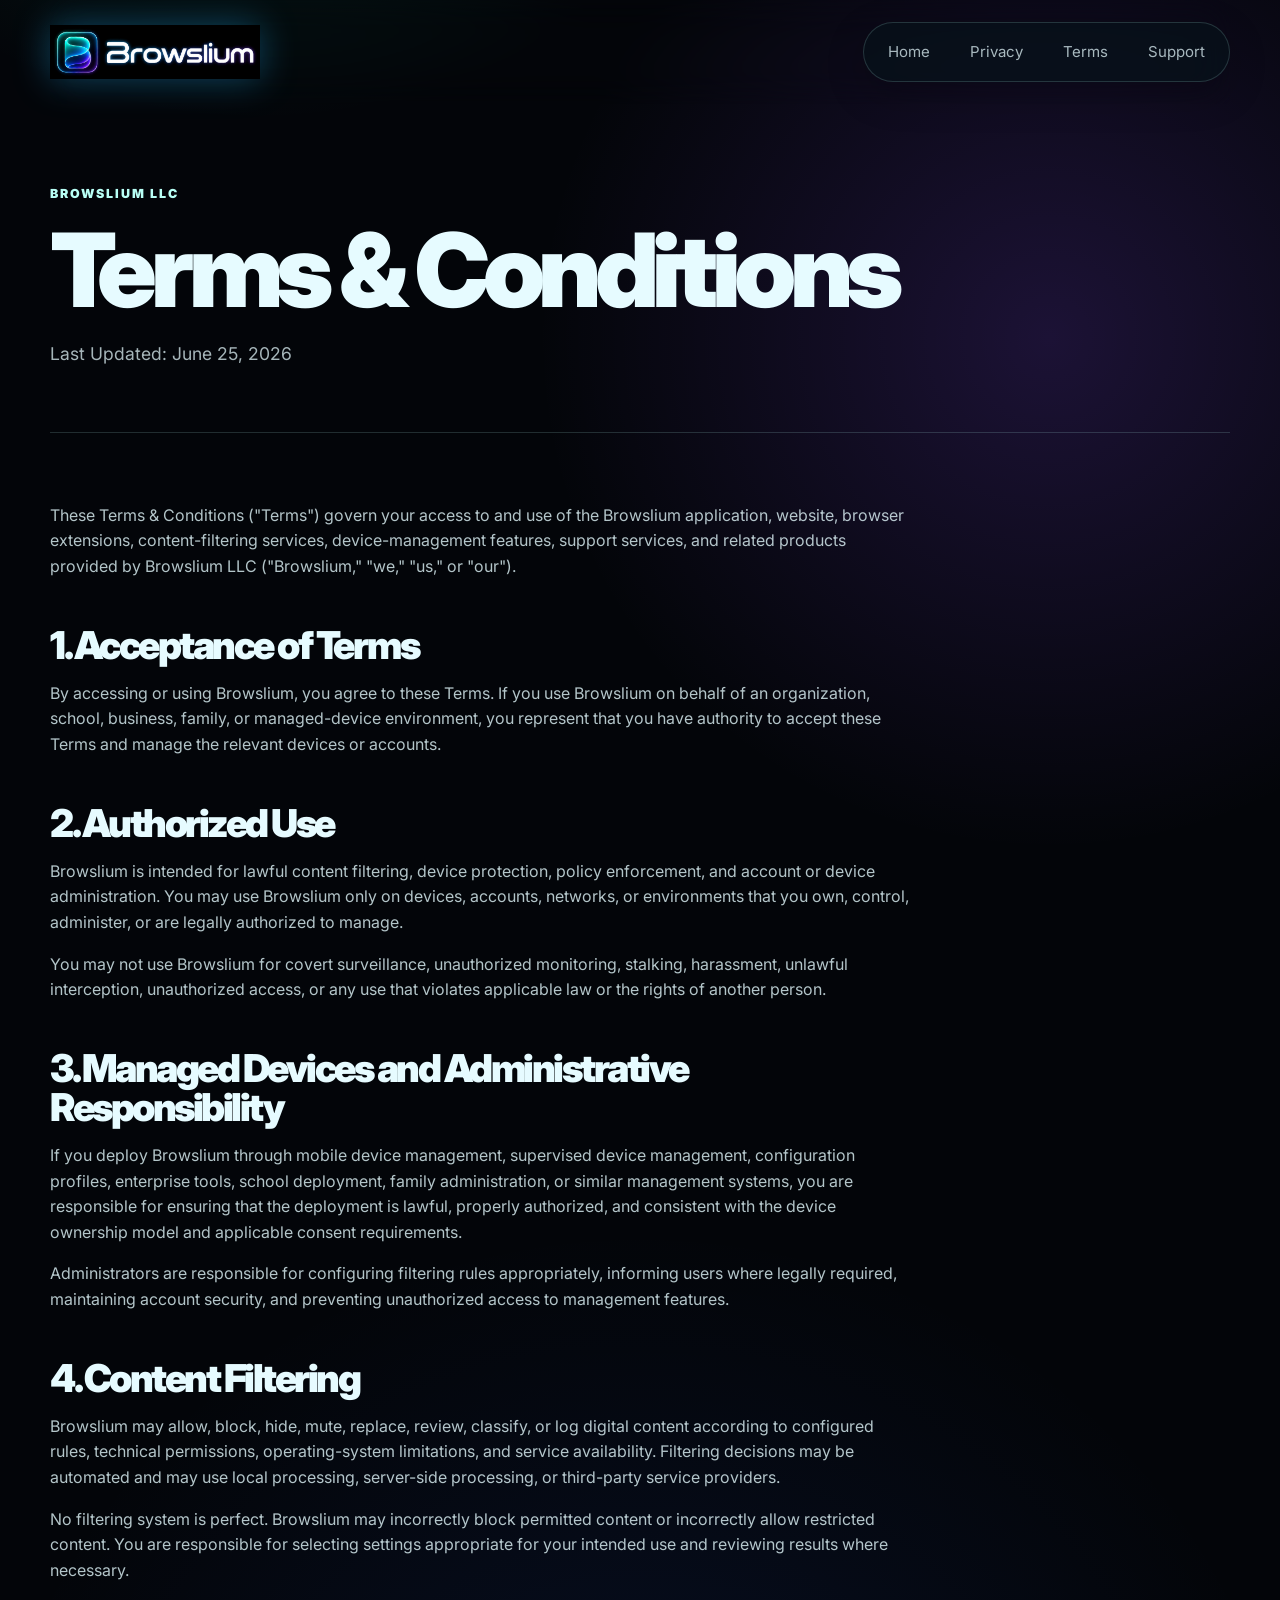
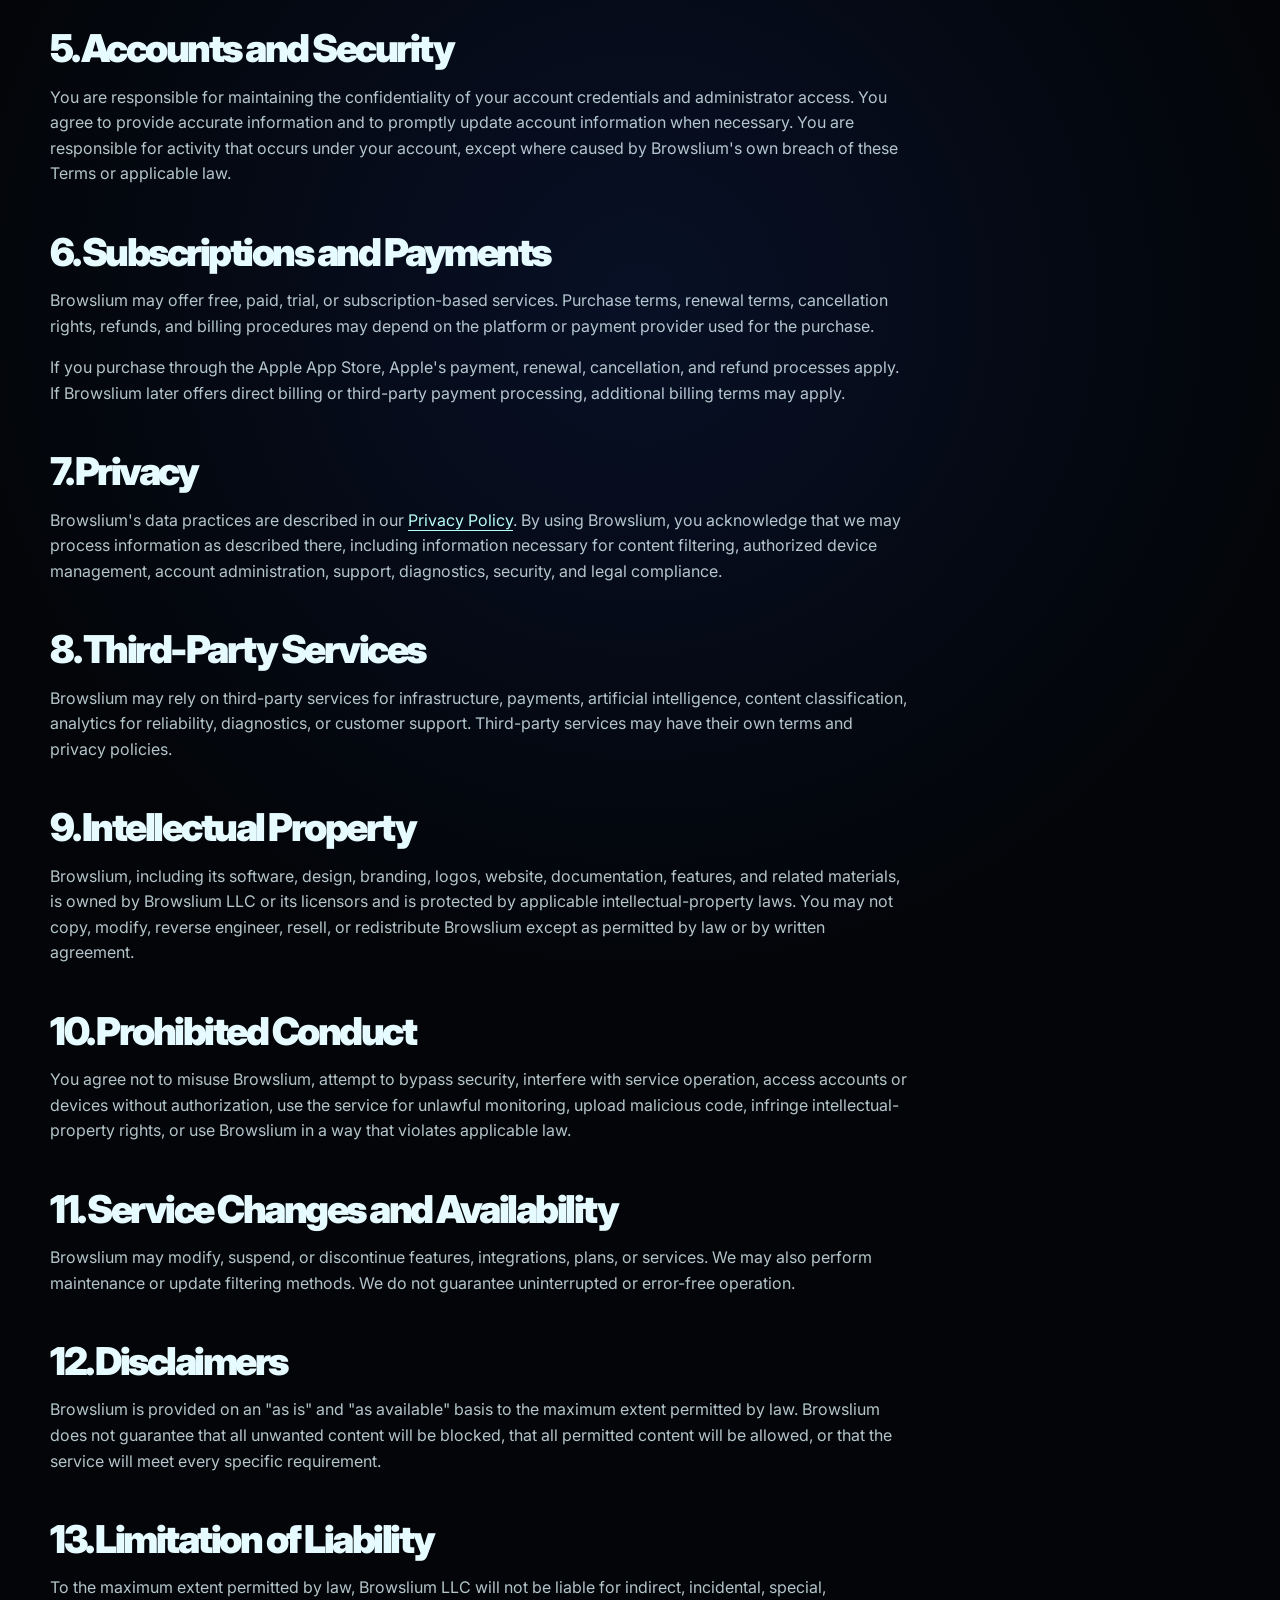
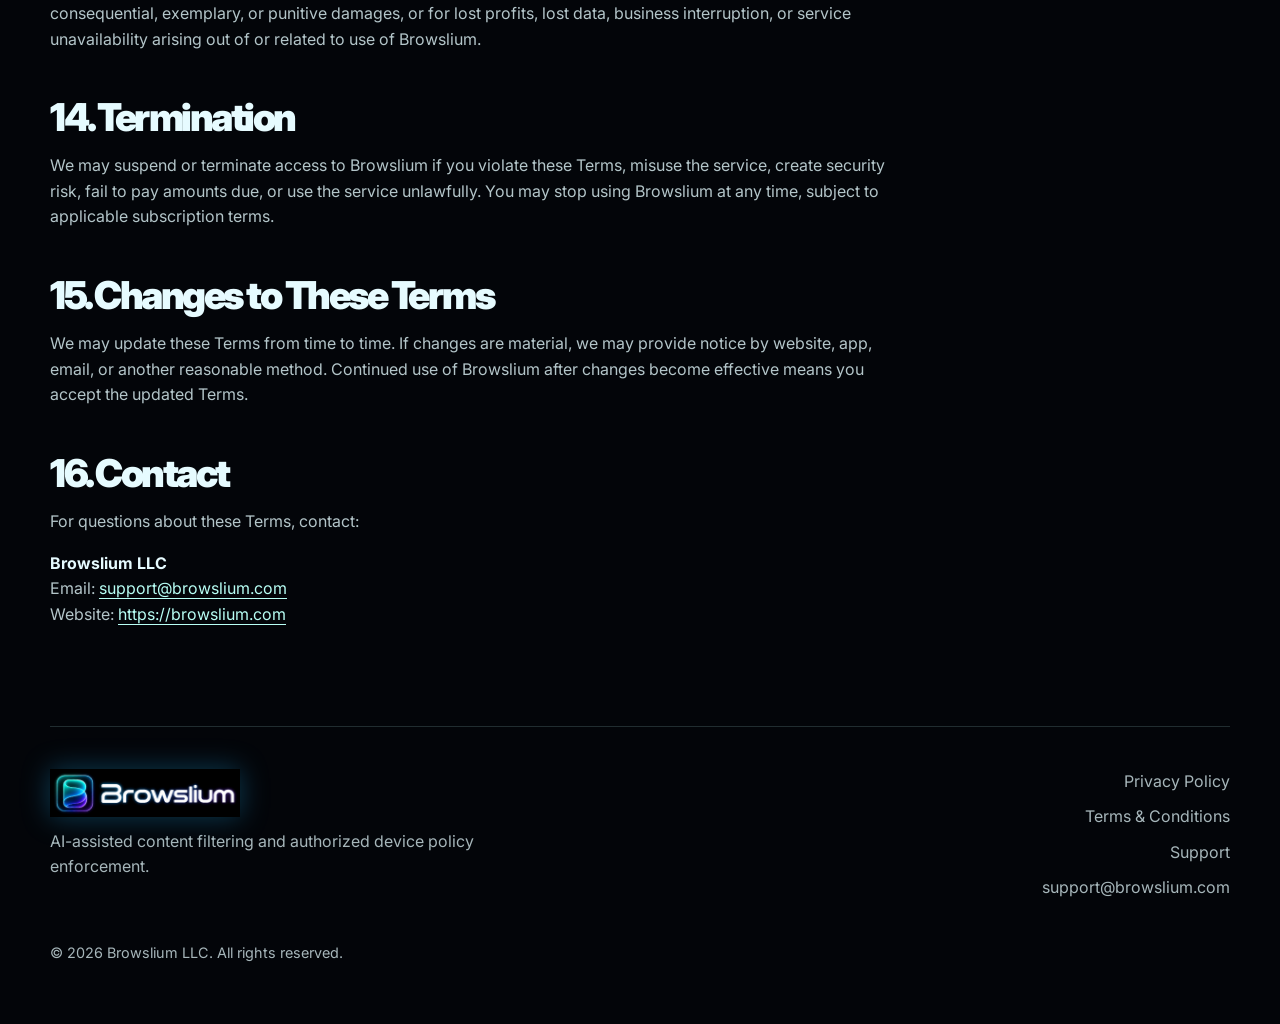
<file: terms.html>
<!doctype html>
<html lang="en">
<head>
  <meta charset="utf-8">
  <meta name="viewport" content="width=device-width, initial-scale=1">
  <title>Terms & Conditions | Browslium</title>
  <meta name="description" content="Browslium LLC Terms and Conditions for authorized use of content filtering and device management services.">
  <link rel="icon" href="favicon-32.png" sizes="32x32">
  <link rel="apple-touch-icon" href="apple-touch-icon.png">
  <link rel="stylesheet" href="styles.css">
</head>
<body class="legal">
  <div class="page-shell">
    
<header class="site-header">
  <a class="brand" href="index.html" aria-label="Browslium home">
    <img src="browslium-logo-horizontal.webp" alt="Browslium logo" class="brand-logo">
  </a>
  <button class="nav-toggle" aria-label="Open navigation" aria-expanded="false">Menu</button>
  <nav class="site-nav" aria-label="Main navigation">
    <a href="index.html">Home</a>
    <a href="privacy.html">Privacy</a>
    <a href="terms.html">Terms</a>
    <a href="support.html">Support</a>
  </nav>
</header>

    
<main class="legal-page">
  <section class="legal-hero">
    <p class="eyebrow">Browslium LLC</p>
    <h1>Terms &amp; Conditions</h1>
    <p>Last Updated: June 25, 2026</p>
  </section>

  <article class="legal-content">
    <p>These Terms &amp; Conditions ("Terms") govern your access to and use of the Browslium application, website, browser extensions, content-filtering services, device-management features, support services, and related products provided by Browslium LLC ("Browslium," "we," "us," or "our").</p>

    <h2>1. Acceptance of Terms</h2>
    <p>By accessing or using Browslium, you agree to these Terms. If you use Browslium on behalf of an organization, school, business, family, or managed-device environment, you represent that you have authority to accept these Terms and manage the relevant devices or accounts.</p>

    <h2>2. Authorized Use</h2>
    <p>Browslium is intended for lawful content filtering, device protection, policy enforcement, and account or device administration. You may use Browslium only on devices, accounts, networks, or environments that you own, control, administer, or are legally authorized to manage.</p>
    <p>You may not use Browslium for covert surveillance, unauthorized monitoring, stalking, harassment, unlawful interception, unauthorized access, or any use that violates applicable law or the rights of another person.</p>

    <h2>3. Managed Devices and Administrative Responsibility</h2>
    <p>If you deploy Browslium through mobile device management, supervised device management, configuration profiles, enterprise tools, school deployment, family administration, or similar management systems, you are responsible for ensuring that the deployment is lawful, properly authorized, and consistent with the device ownership model and applicable consent requirements.</p>
    <p>Administrators are responsible for configuring filtering rules appropriately, informing users where legally required, maintaining account security, and preventing unauthorized access to management features.</p>

    <h2>4. Content Filtering</h2>
    <p>Browslium may allow, block, hide, mute, replace, review, classify, or log digital content according to configured rules, technical permissions, operating-system limitations, and service availability. Filtering decisions may be automated and may use local processing, server-side processing, or third-party service providers.</p>
    <p>No filtering system is perfect. Browslium may incorrectly block permitted content or incorrectly allow restricted content. You are responsible for selecting settings appropriate for your intended use and reviewing results where necessary.</p>

    <h2>5. Accounts and Security</h2>
    <p>You are responsible for maintaining the confidentiality of your account credentials and administrator access. You agree to provide accurate information and to promptly update account information when necessary. You are responsible for activity that occurs under your account, except where caused by Browslium's own breach of these Terms or applicable law.</p>

    <h2>6. Subscriptions and Payments</h2>
    <p>Browslium may offer free, paid, trial, or subscription-based services. Purchase terms, renewal terms, cancellation rights, refunds, and billing procedures may depend on the platform or payment provider used for the purchase.</p>
    <p>If you purchase through the Apple App Store, Apple's payment, renewal, cancellation, and refund processes apply. If Browslium later offers direct billing or third-party payment processing, additional billing terms may apply.</p>

    <h2>7. Privacy</h2>
    <p>Browslium's data practices are described in our <a href="privacy.html">Privacy Policy</a>. By using Browslium, you acknowledge that we may process information as described there, including information necessary for content filtering, authorized device management, account administration, support, diagnostics, security, and legal compliance.</p>

    <h2>8. Third-Party Services</h2>
    <p>Browslium may rely on third-party services for infrastructure, payments, artificial intelligence, content classification, analytics for reliability, diagnostics, or customer support. Third-party services may have their own terms and privacy policies.</p>

    <h2>9. Intellectual Property</h2>
    <p>Browslium, including its software, design, branding, logos, website, documentation, features, and related materials, is owned by Browslium LLC or its licensors and is protected by applicable intellectual-property laws. You may not copy, modify, reverse engineer, resell, or redistribute Browslium except as permitted by law or by written agreement.</p>

    <h2>10. Prohibited Conduct</h2>
    <p>You agree not to misuse Browslium, attempt to bypass security, interfere with service operation, access accounts or devices without authorization, use the service for unlawful monitoring, upload malicious code, infringe intellectual-property rights, or use Browslium in a way that violates applicable law.</p>

    <h2>11. Service Changes and Availability</h2>
    <p>Browslium may modify, suspend, or discontinue features, integrations, plans, or services. We may also perform maintenance or update filtering methods. We do not guarantee uninterrupted or error-free operation.</p>

    <h2>12. Disclaimers</h2>
    <p>Browslium is provided on an "as is" and "as available" basis to the maximum extent permitted by law. Browslium does not guarantee that all unwanted content will be blocked, that all permitted content will be allowed, or that the service will meet every specific requirement.</p>

    <h2>13. Limitation of Liability</h2>
    <p>To the maximum extent permitted by law, Browslium LLC will not be liable for indirect, incidental, special, consequential, exemplary, or punitive damages, or for lost profits, lost data, business interruption, or service unavailability arising out of or related to use of Browslium.</p>

    <h2>14. Termination</h2>
    <p>We may suspend or terminate access to Browslium if you violate these Terms, misuse the service, create security risk, fail to pay amounts due, or use the service unlawfully. You may stop using Browslium at any time, subject to applicable subscription terms.</p>

    <h2>15. Changes to These Terms</h2>
    <p>We may update these Terms from time to time. If changes are material, we may provide notice by website, app, email, or another reasonable method. Continued use of Browslium after changes become effective means you accept the updated Terms.</p>

    <h2>16. Contact</h2>
    <p>For questions about these Terms, contact:</p>
    <p><strong>Browslium LLC</strong><br>Email: <a href="mailto:support@browslium.com">support@browslium.com</a><br>Website: <a href="https://browslium.com">https://browslium.com</a></p>
  </article>
</main>

    
<footer class="site-footer">
  <div>
    <img src="browslium-logo-horizontal.webp" alt="Browslium" class="footer-logo">
    <p>AI-assisted content filtering and authorized device policy enforcement.</p>
  </div>
  <div class="footer-links">
    <a href="privacy.html">Privacy Policy</a>
    <a href="terms.html">Terms &amp; Conditions</a>
    <a href="support.html">Support</a>
    <a href="mailto:support@browslium.com">support@browslium.com</a>
  </div>
  <p class="footer-legal">&copy; <span id="year"></span> Browslium LLC. All rights reserved.</p>
</footer>

  </div>
  <script src="main.js"></script>
</body>
</html>
</file>
<file: styles.css>
@import url('https://fonts.googleapis.com/css2?family=Inter:wght@400;700;900&display=swap');

:root {
  --bg: #030509;
  --panel: #06131A;
  --panel-2: rgba(6, 19, 26, 0.72);
  --emerald: #19DFA6;
  --emerald-dark: #087A63;
  --teal: #15C9C7;
  --cyan: #21B8FF;
  --blue: #2A61F7;
  --violet: #8D4DFF;
  --purple: #B65CFF;
  --glass: #B8FFF5;
  --text: #E6FBFF;
  --muted: rgba(230, 251, 255, 0.72);
  --line: rgba(184, 255, 245, 0.16);
  --shadow: 0 26px 80px rgba(33, 184, 255, 0.16);
  --radius-xl: 34px;
  --radius-lg: 24px;
  --radius-md: 16px;
}

* { box-sizing: border-box; }
html { scroll-behavior: smooth; }
body {
  margin: 0;
  font-family: 'Inter', 'Inter Display', -apple-system, BlinkMacSystemFont, 'Segoe UI', sans-serif;
  font-weight: 400;
  line-height: 1.6;
  color: var(--text);
  background:
    radial-gradient(circle at 20% -10%, rgba(25, 223, 166, 0.18), transparent 34rem),
    radial-gradient(circle at 82% 8%, rgba(141, 77, 255, 0.18), transparent 32rem),
    radial-gradient(circle at 50% 45%, rgba(42, 97, 247, 0.12), transparent 42rem),
    var(--bg);
  min-height: 100vh;
}

a { color: inherit; text-decoration: none; }
a:hover { color: var(--glass); }

.page-shell { width: min(1180px, calc(100% - 36px)); margin: 0 auto; }

.site-header {
  display: flex;
  align-items: center;
  justify-content: space-between;
  gap: 24px;
  padding: 22px 0;
  position: sticky;
  top: 0;
  z-index: 10;
  backdrop-filter: blur(18px);
}

.brand { display: inline-flex; align-items: center; min-width: 170px; }
.brand-logo { width: 210px; max-width: 44vw; height: auto; display: block; filter: drop-shadow(0 0 18px rgba(33, 184, 255, 0.35)); }
.site-nav { display: flex; gap: 8px; align-items: center; padding: 8px; border: 1px solid var(--line); border-radius: 999px; background: rgba(6, 19, 26, 0.68); box-shadow: 0 12px 38px rgba(0, 0, 0, 0.22); }
.site-nav a { padding: 9px 16px; border-radius: 999px; color: var(--muted); font-size: 0.94rem; }
.site-nav a:hover { color: var(--text); background: rgba(184, 255, 245, 0.08); }
.nav-toggle { display: none; color: var(--text); background: rgba(184,255,245,0.08); border: 1px solid var(--line); border-radius: 999px; padding: 10px 14px; font: inherit; }

.hero { padding: 80px 0 70px; min-height: 640px; align-items: center; }
.grid-two { display: grid; grid-template-columns: 1.04fr 0.96fr; gap: 54px; }
.eyebrow { margin: 0 0 14px; color: var(--glass); text-transform: uppercase; letter-spacing: 0.16em; font-weight: 900; font-size: 0.78rem; }
h1, h2, h3 { font-family: 'Inter', 'Inter Display', -apple-system, BlinkMacSystemFont, 'Segoe UI', sans-serif; line-height: 1.02; letter-spacing: -0.065em; margin: 0; }
h1 { font-size: clamp(3.4rem, 9vw, 7.2rem); font-weight: 900; max-width: 940px; }
h2 { font-size: clamp(2.2rem, 5vw, 4.6rem); font-weight: 900; max-width: 870px; }
h3 { font-size: 1.35rem; font-weight: 900; letter-spacing: -0.035em; }
.hero-text { font-size: clamp(1.08rem, 2vw, 1.35rem); color: var(--muted); max-width: 720px; margin: 26px 0 0; }
.hero-actions { display: flex; gap: 14px; flex-wrap: wrap; margin: 36px 0 20px; }
.button { display: inline-flex; align-items: center; justify-content: center; min-height: 52px; padding: 0 22px; border-radius: 999px; font-weight: 900; letter-spacing: -0.02em; border: 1px solid var(--line); transition: transform 0.2s ease, box-shadow 0.2s ease, background 0.2s ease; }
.button:hover { transform: translateY(-2px); }
.button.primary { color: #03100D; background: linear-gradient(135deg, var(--emerald), var(--cyan), var(--violet)); box-shadow: 0 18px 44px rgba(25, 223, 166, 0.24); }
.button.secondary { color: var(--text); background: rgba(184, 255, 245, 0.08); }
.compliance-note { color: rgba(230, 251, 255, 0.62); max-width: 650px; font-size: 0.95rem; }

.hero-visual { position: relative; display: grid; place-items: center; min-height: 520px; }
.hero-visual::before { content: ''; position: absolute; width: 470px; height: 470px; border-radius: 50%; background: radial-gradient(circle, rgba(33, 184, 255, 0.26), rgba(141, 77, 255, 0.08) 50%, transparent 70%); filter: blur(18px); }
.app-icon-glow { width: min(420px, 84vw); border-radius: 30%; position: relative; z-index: 1; box-shadow: 0 0 58px rgba(33,184,255,0.25), 0 0 110px rgba(182,92,255,0.18); }
.glass-card { border: 1px solid var(--line); background: linear-gradient(135deg, rgba(6,19,26,0.92), rgba(6,19,26,0.62)); backdrop-filter: blur(18px); border-radius: var(--radius-lg); box-shadow: var(--shadow); }
.status-card { position: absolute; z-index: 2; bottom: 48px; left: 12px; padding: 18px 20px; min-width: 250px; display: grid; grid-template-columns: auto 1fr; gap: 2px 12px; }
.status-card strong { line-height: 1.2; }
.status-card small { color: var(--muted); grid-column: 2; }
.status-dot { width: 15px; height: 15px; border-radius: 999px; background: var(--emerald); box-shadow: 0 0 18px var(--emerald); margin-top: 4px; }

.section { padding: 74px 0; border-top: 1px solid var(--line); }
.feature-grid { display: grid; grid-template-columns: repeat(4, 1fr); gap: 18px; margin-top: 34px; }
.feature-card { padding: 26px; border: 1px solid var(--line); border-radius: var(--radius-lg); background: linear-gradient(180deg, rgba(6,19,26,0.72), rgba(6,19,26,0.42)); box-shadow: 0 18px 54px rgba(0,0,0,0.18); }
.feature-card p { color: var(--muted); margin: 14px 0 0; }
.feature-icon { display: inline-flex; width: 42px; height: 42px; align-items: center; justify-content: center; border-radius: 14px; color: #03100D; background: linear-gradient(135deg, var(--emerald), var(--cyan), var(--violet)); font-weight: 900; margin-bottom: 22px; }
.split-panel { display: grid; grid-template-columns: 0.95fr 1.05fr; gap: 30px; align-items: center; }
.split-panel p { color: var(--muted); max-width: 680px; }
.link-stack { display: grid; gap: 14px; }
.link-stack a { display: flex; align-items: center; justify-content: space-between; gap: 18px; padding: 20px 22px; border: 1px solid var(--line); border-radius: var(--radius-md); background: rgba(184,255,245,0.06); font-weight: 900; }
.link-stack span { color: var(--glass); font-size: 0.9rem; }

.legal-hero { padding: 80px 0 46px; border-bottom: 1px solid var(--line); }
.legal-hero h1 { font-size: clamp(3rem, 8vw, 6.8rem); }
.legal-hero p:last-child { color: var(--muted); max-width: 760px; font-size: 1.1rem; }
.legal-content { width: min(860px, 100%); padding: 54px 0 82px; }
.legal-content p, .legal-content li { color: rgba(230,251,255,0.78); }
.legal-content a { color: var(--glass); text-decoration: underline; text-underline-offset: 4px; }
.legal-content h2 { margin: 46px 0 14px; font-size: clamp(1.65rem, 3vw, 2.4rem); }
.legal-content h3 { margin: 28px 0 10px; }
.legal-content strong { color: var(--text); }
.support-grid { display: grid; grid-template-columns: repeat(2, minmax(0, 1fr)); gap: 18px; }
.large-card { min-height: 210px; }
.email-link { color: var(--glass); font-weight: 900; text-decoration: underline; text-underline-offset: 4px; }
.check-list { list-style: none; padding: 0; margin: 0; display: grid; gap: 12px; }
.check-list li { padding: 16px 18px; border-radius: var(--radius-md); background: rgba(184,255,245,0.06); border: 1px solid var(--line); color: var(--muted); }
.check-list li::before { content: '•'; color: var(--emerald); margin-right: 10px; }
.not-found .legal-hero { min-height: 520px; display: flex; flex-direction: column; justify-content: center; align-items: flex-start; }

.site-footer { padding: 42px 0 60px; border-top: 1px solid var(--line); display: grid; grid-template-columns: 1fr auto; gap: 28px; align-items: start; }
.footer-logo { width: 190px; max-width: 50vw; display: block; filter: drop-shadow(0 0 14px rgba(33,184,255,0.30)); }
.site-footer p { color: var(--muted); margin: 12px 0 0; max-width: 480px; }
.footer-links { display: grid; gap: 10px; justify-items: end; }
.footer-links a { color: var(--muted); }
.footer-links a:hover { color: var(--text); }
.footer-legal { grid-column: 1 / -1; font-size: 0.9rem; }

@media (max-width: 920px) {
  .grid-two, .split-panel, .site-footer { grid-template-columns: 1fr; }
  .feature-grid, .support-grid { grid-template-columns: repeat(2, 1fr); }
  .hero { padding-top: 42px; }
  .hero-visual { min-height: 400px; }
  .footer-links { justify-items: start; }
}

@media (max-width: 680px) {
  .page-shell { width: min(100% - 24px, 1180px); }
  .site-header { align-items: flex-start; }
  .nav-toggle { display: inline-flex; }
  .site-nav { display: none; position: absolute; right: 0; top: 74px; flex-direction: column; align-items: stretch; border-radius: 20px; min-width: 190px; }
  .site-nav.open { display: flex; }
  .site-nav a { text-align: left; }
  .brand-logo { width: 174px; }
  h1 { font-size: clamp(2.8rem, 17vw, 4.7rem); }
  h2 { font-size: clamp(2rem, 11vw, 3.2rem); }
  .hero { min-height: auto; padding-bottom: 44px; }
  .feature-grid, .support-grid { grid-template-columns: 1fr; }
  .hero-actions { flex-direction: column; }
  .button { width: 100%; }
  .status-card { position: relative; bottom: auto; left: auto; margin-top: -38px; width: min(100%, 310px); }
  .section { padding: 52px 0; }
  .legal-hero { padding-top: 52px; }
}
</file>
